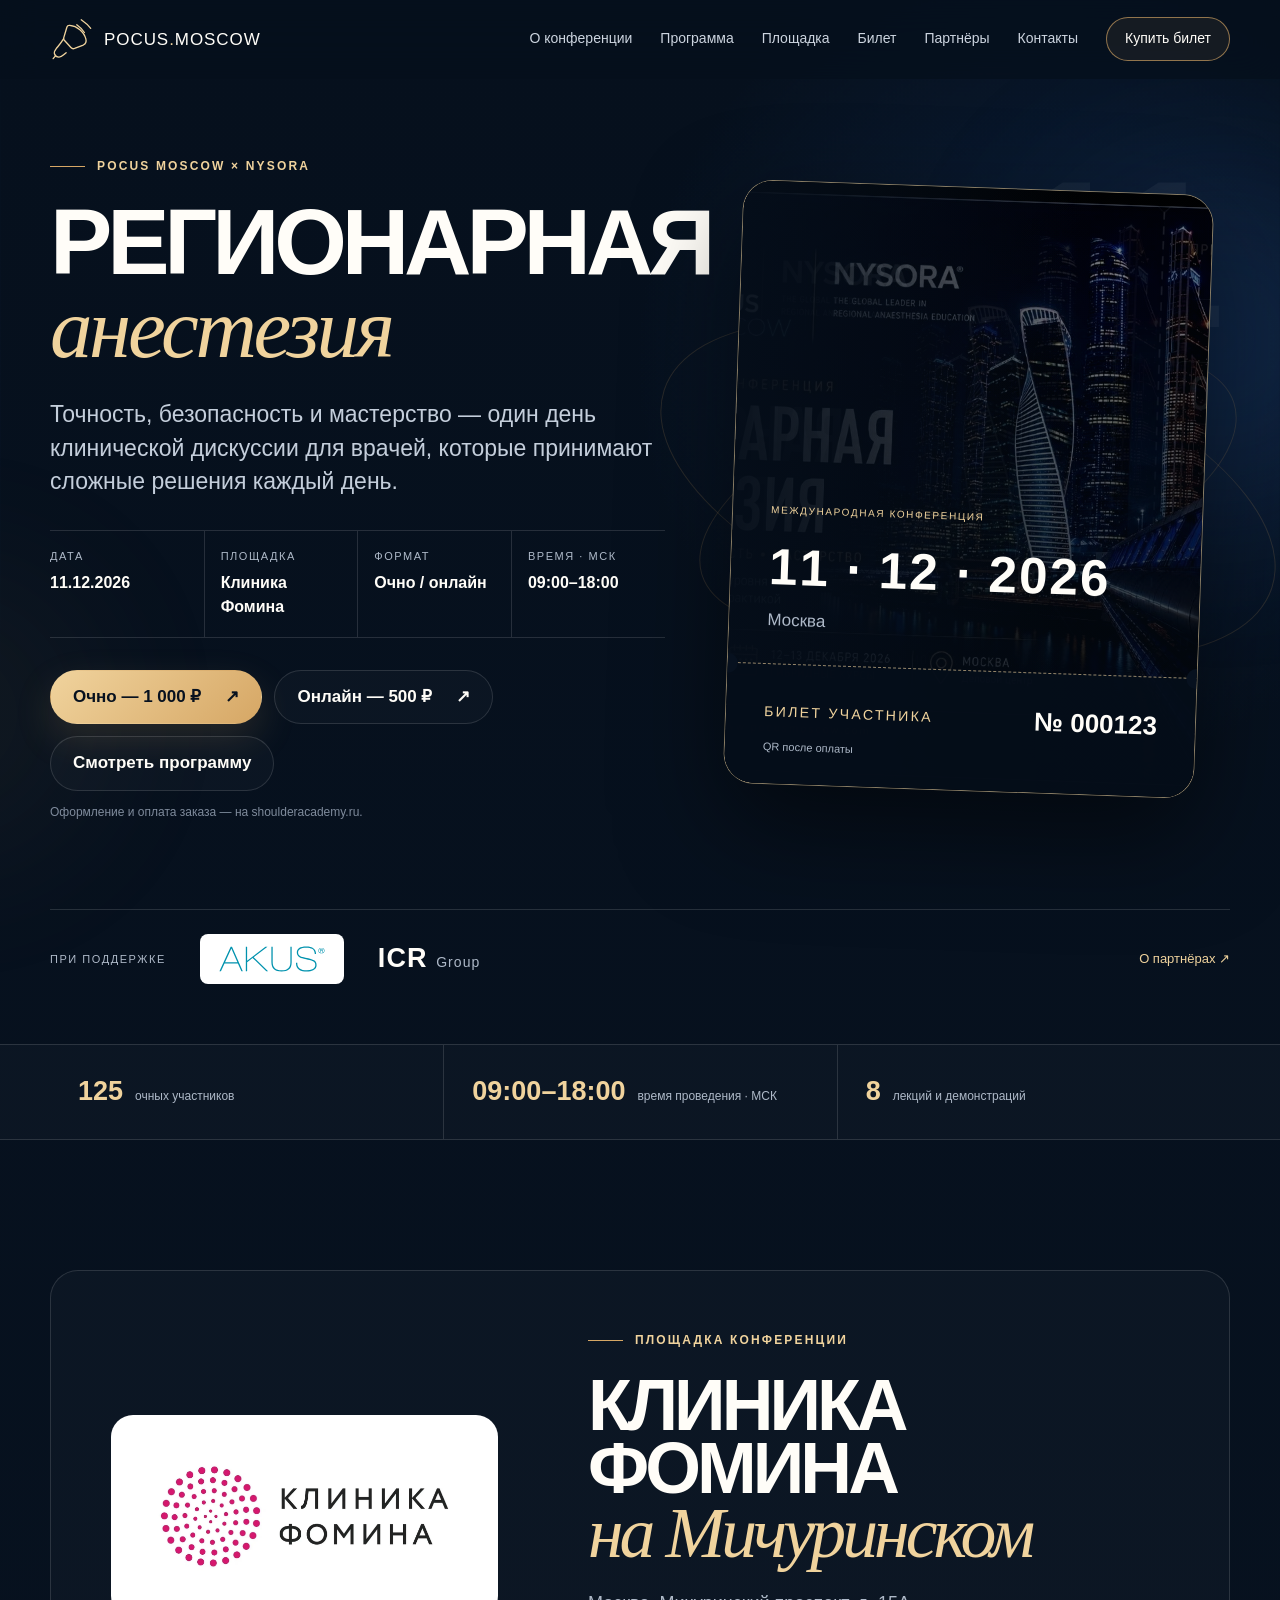
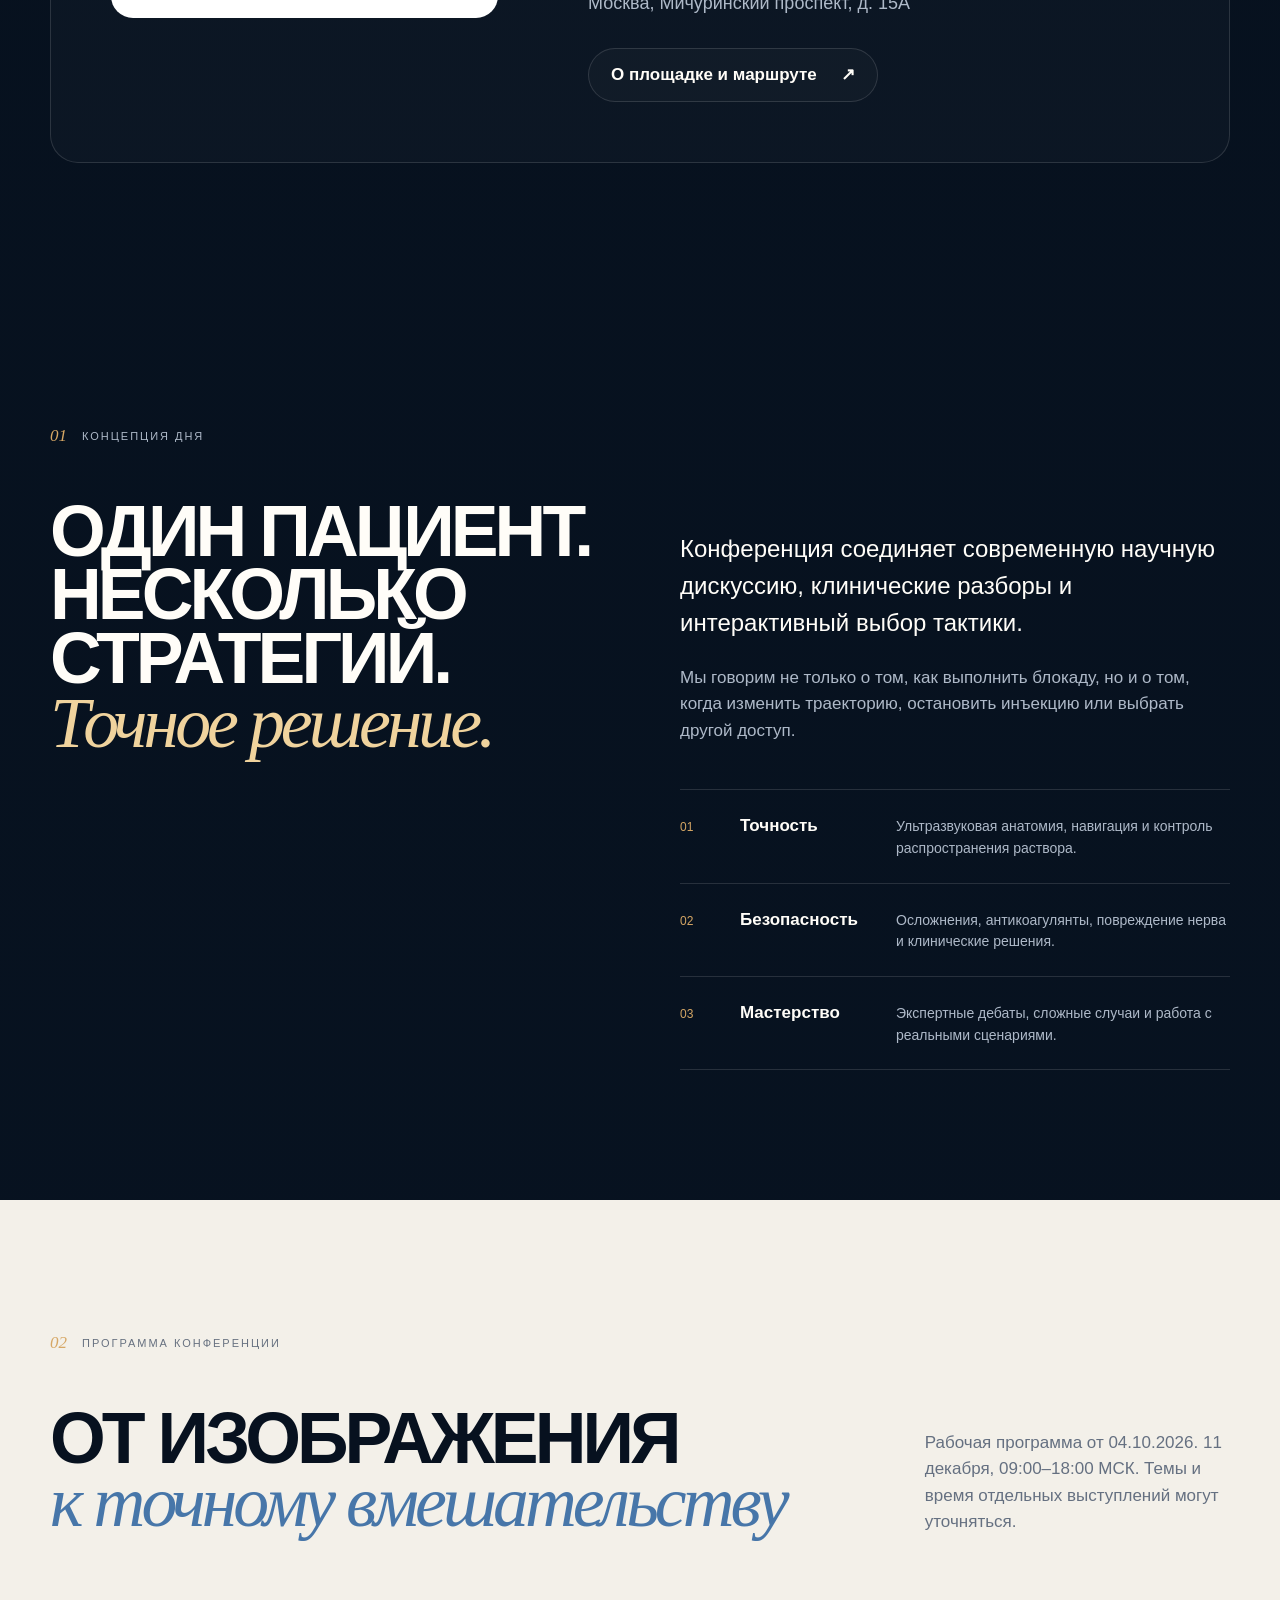
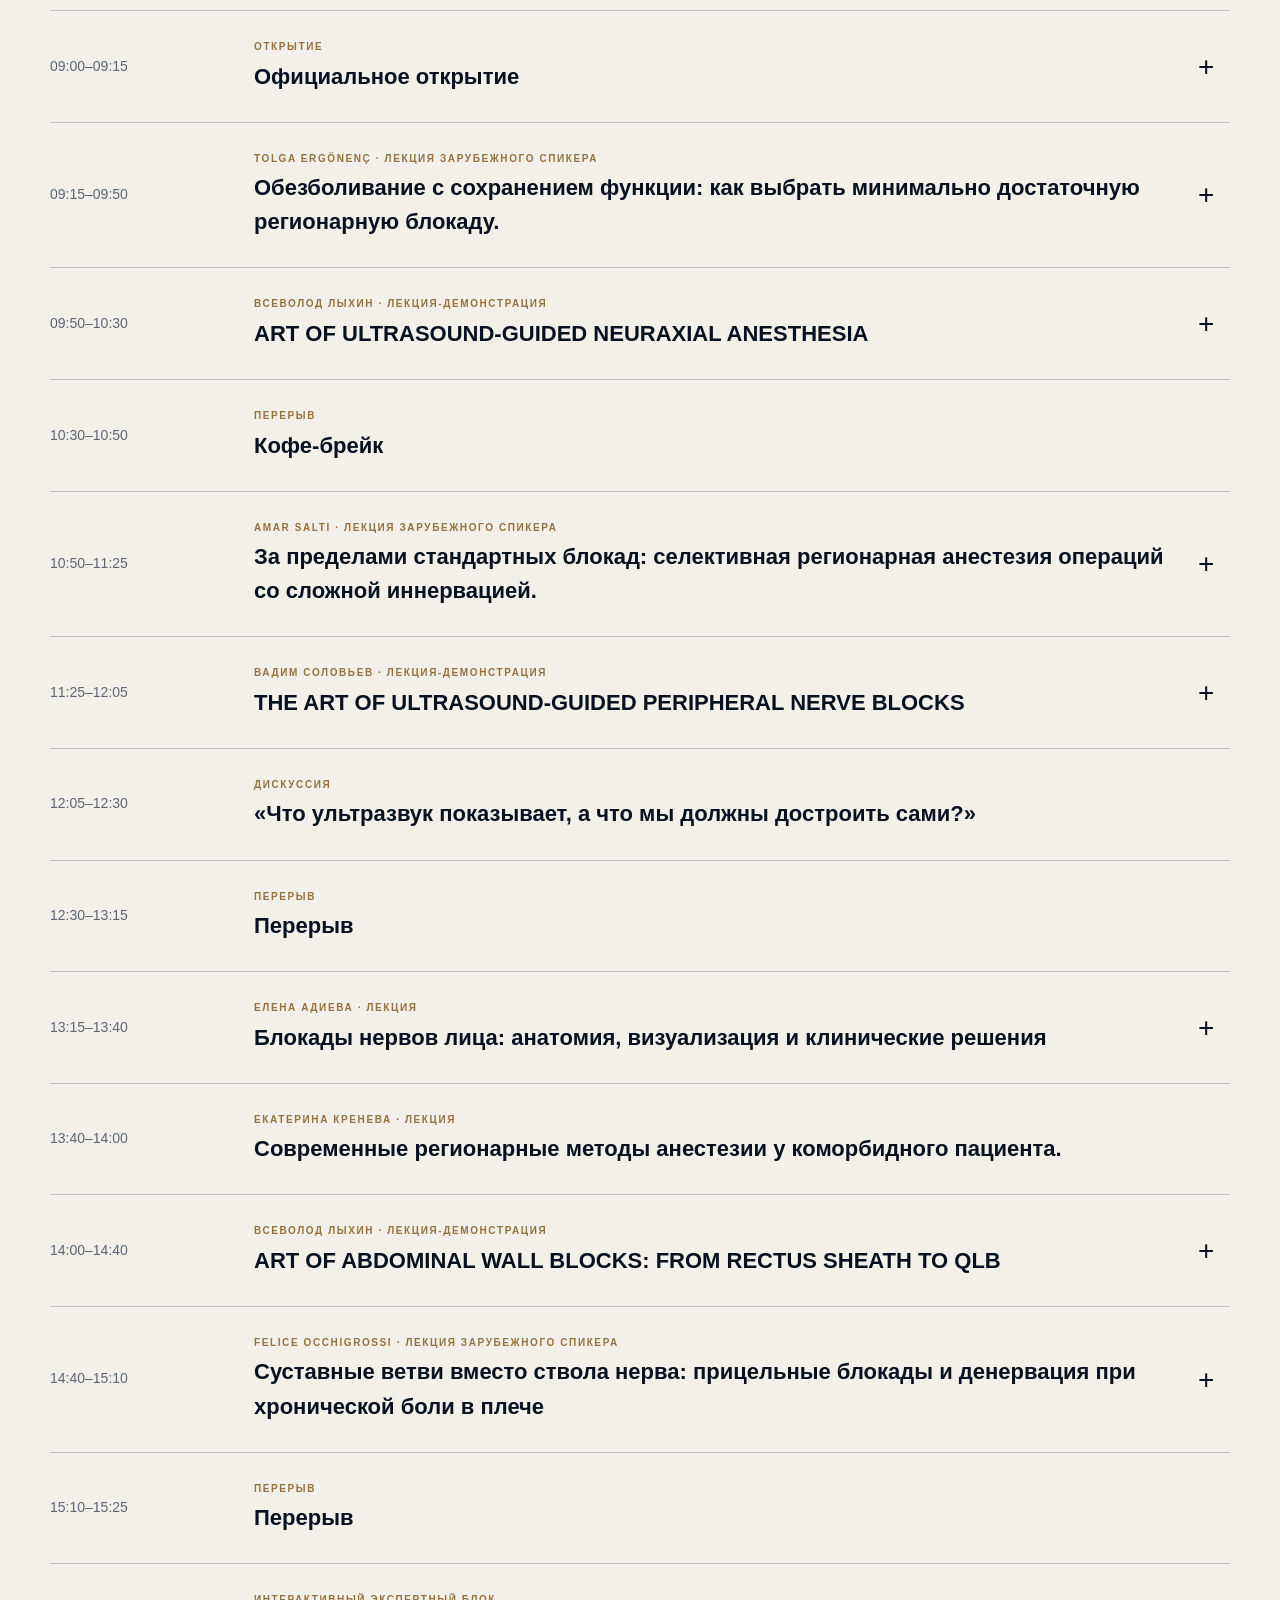
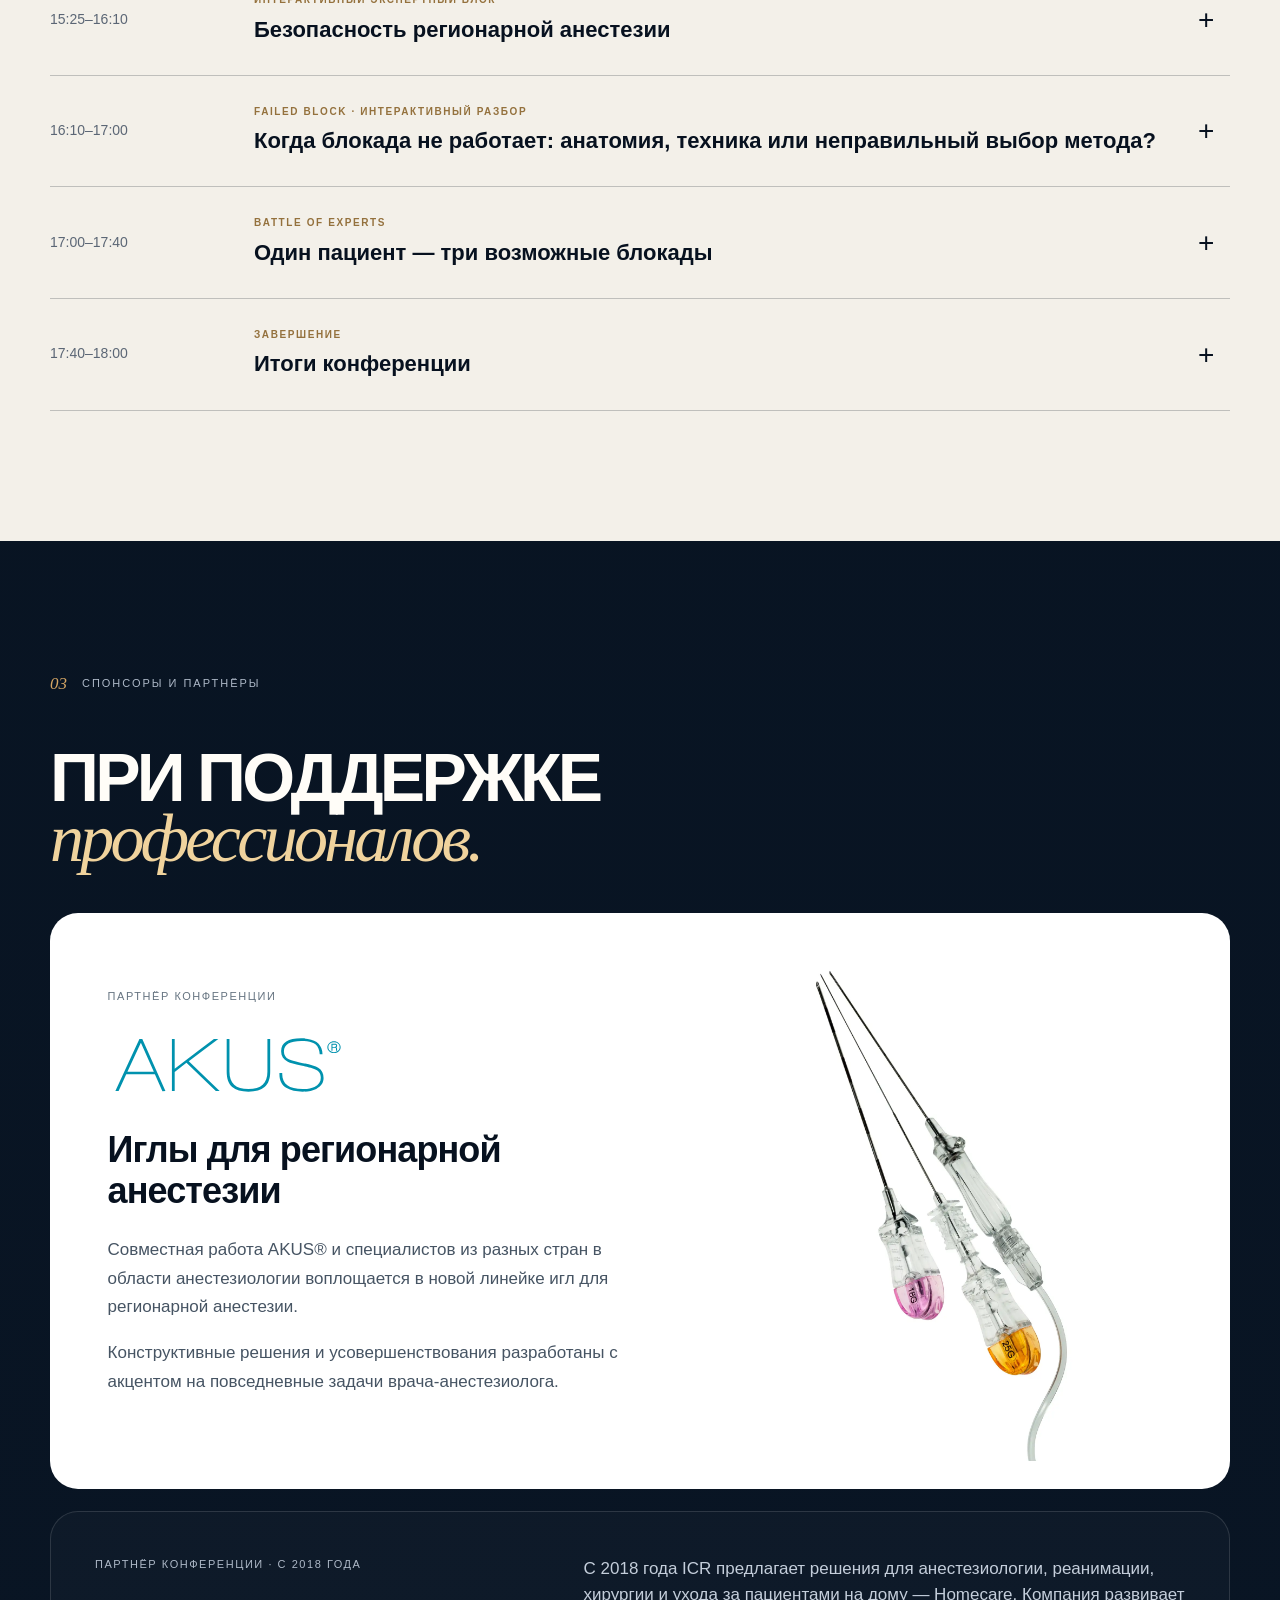
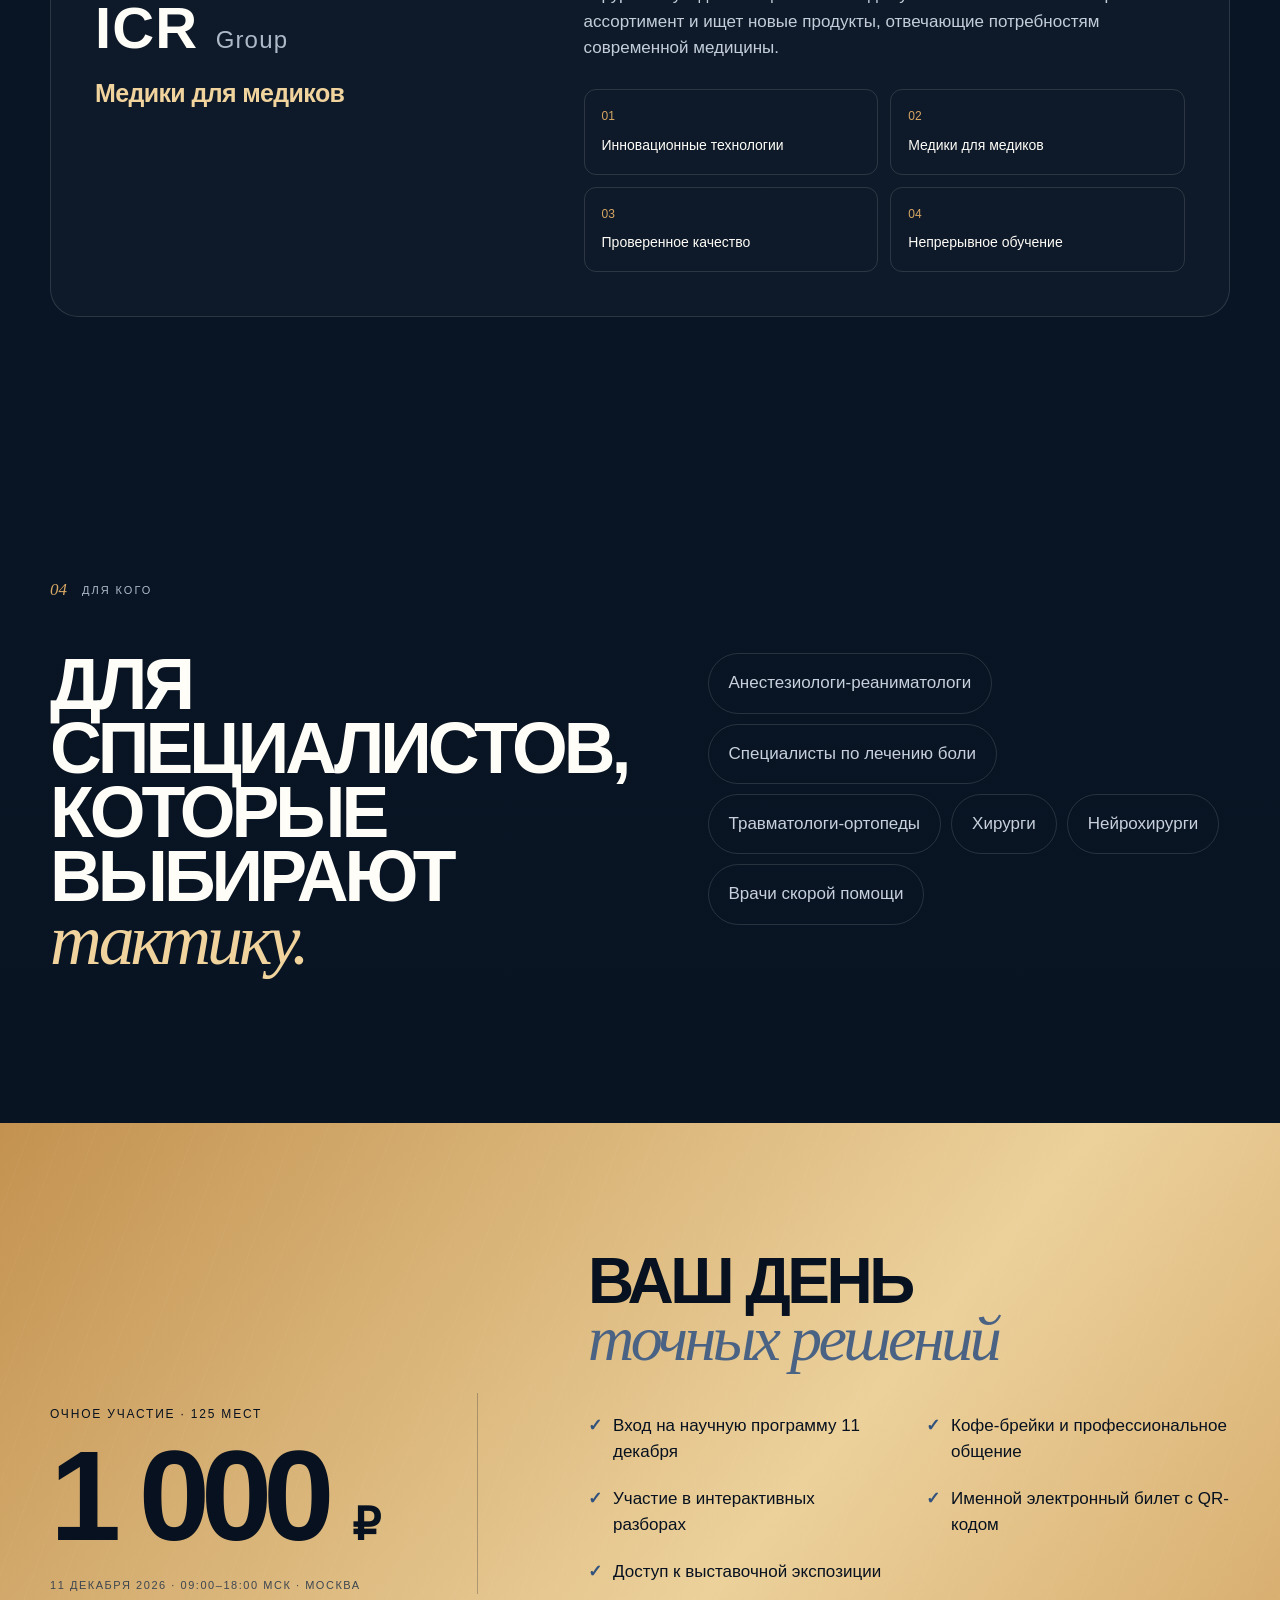
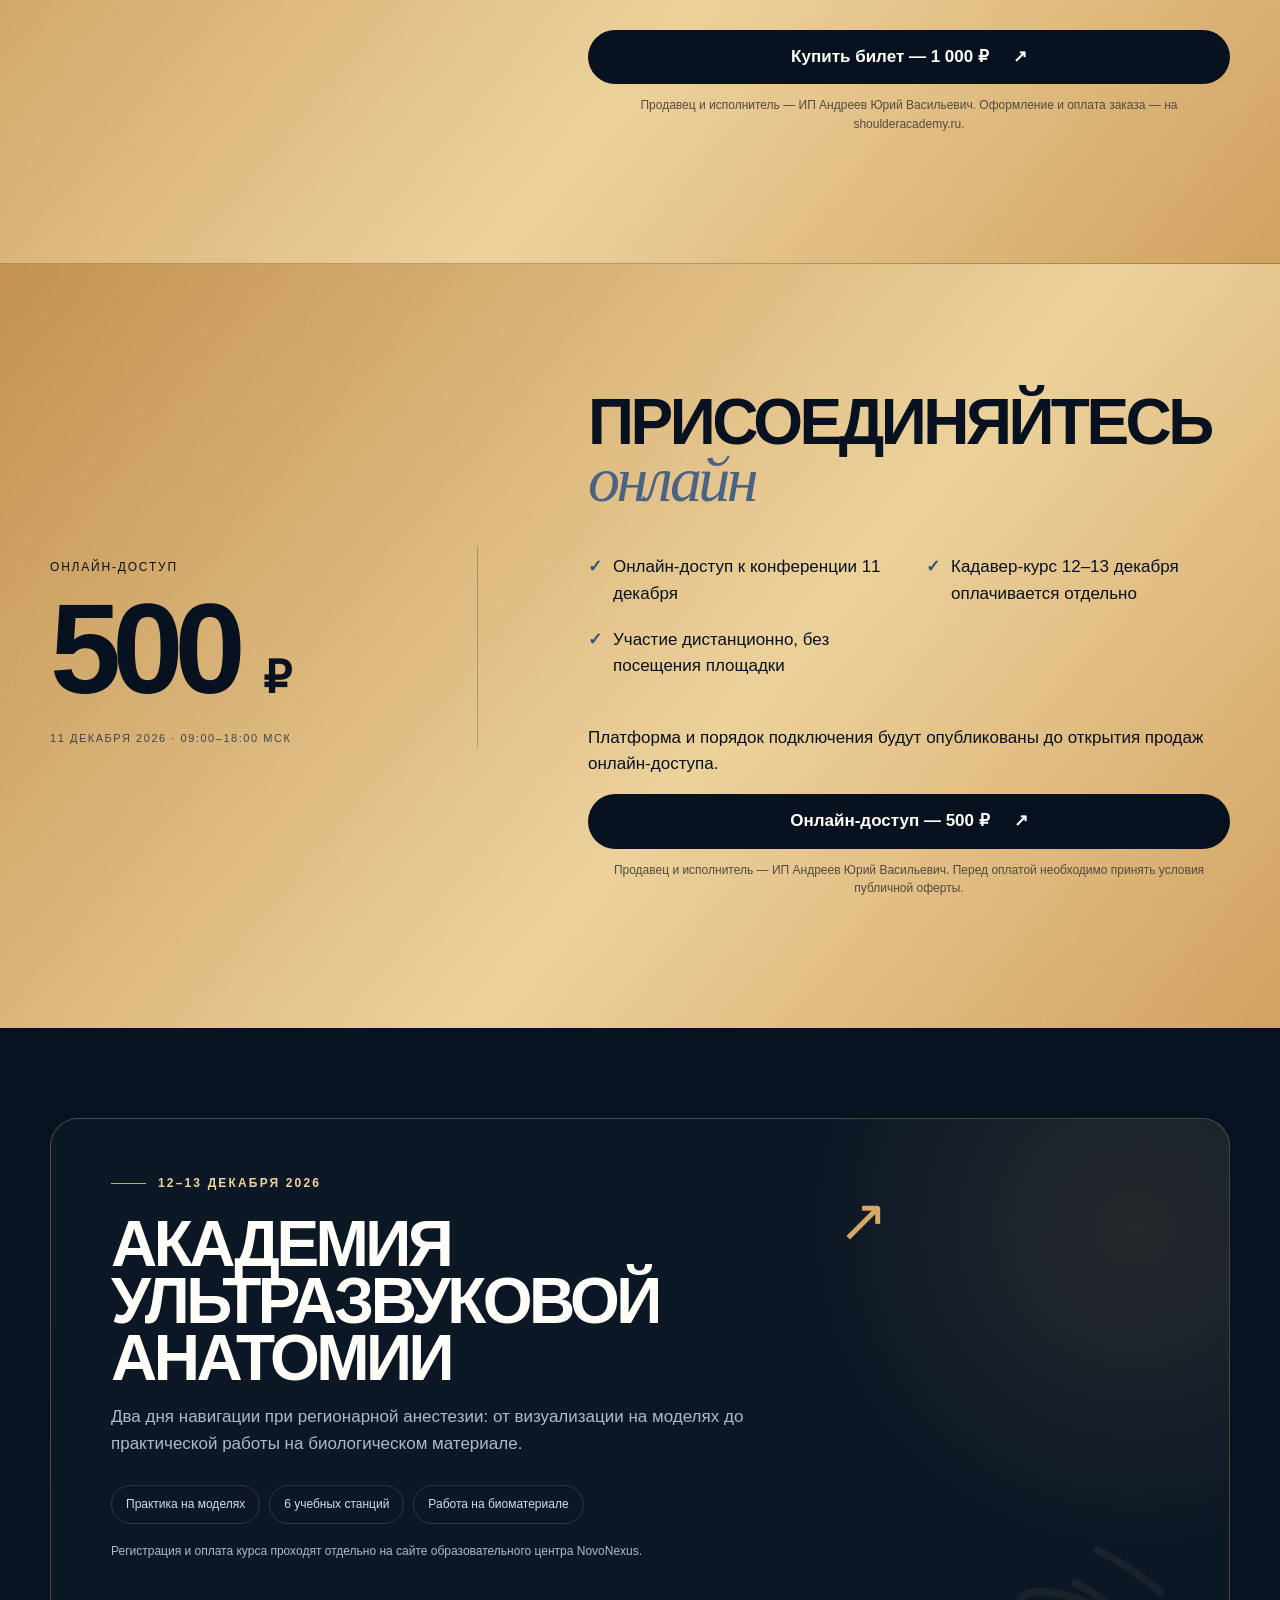
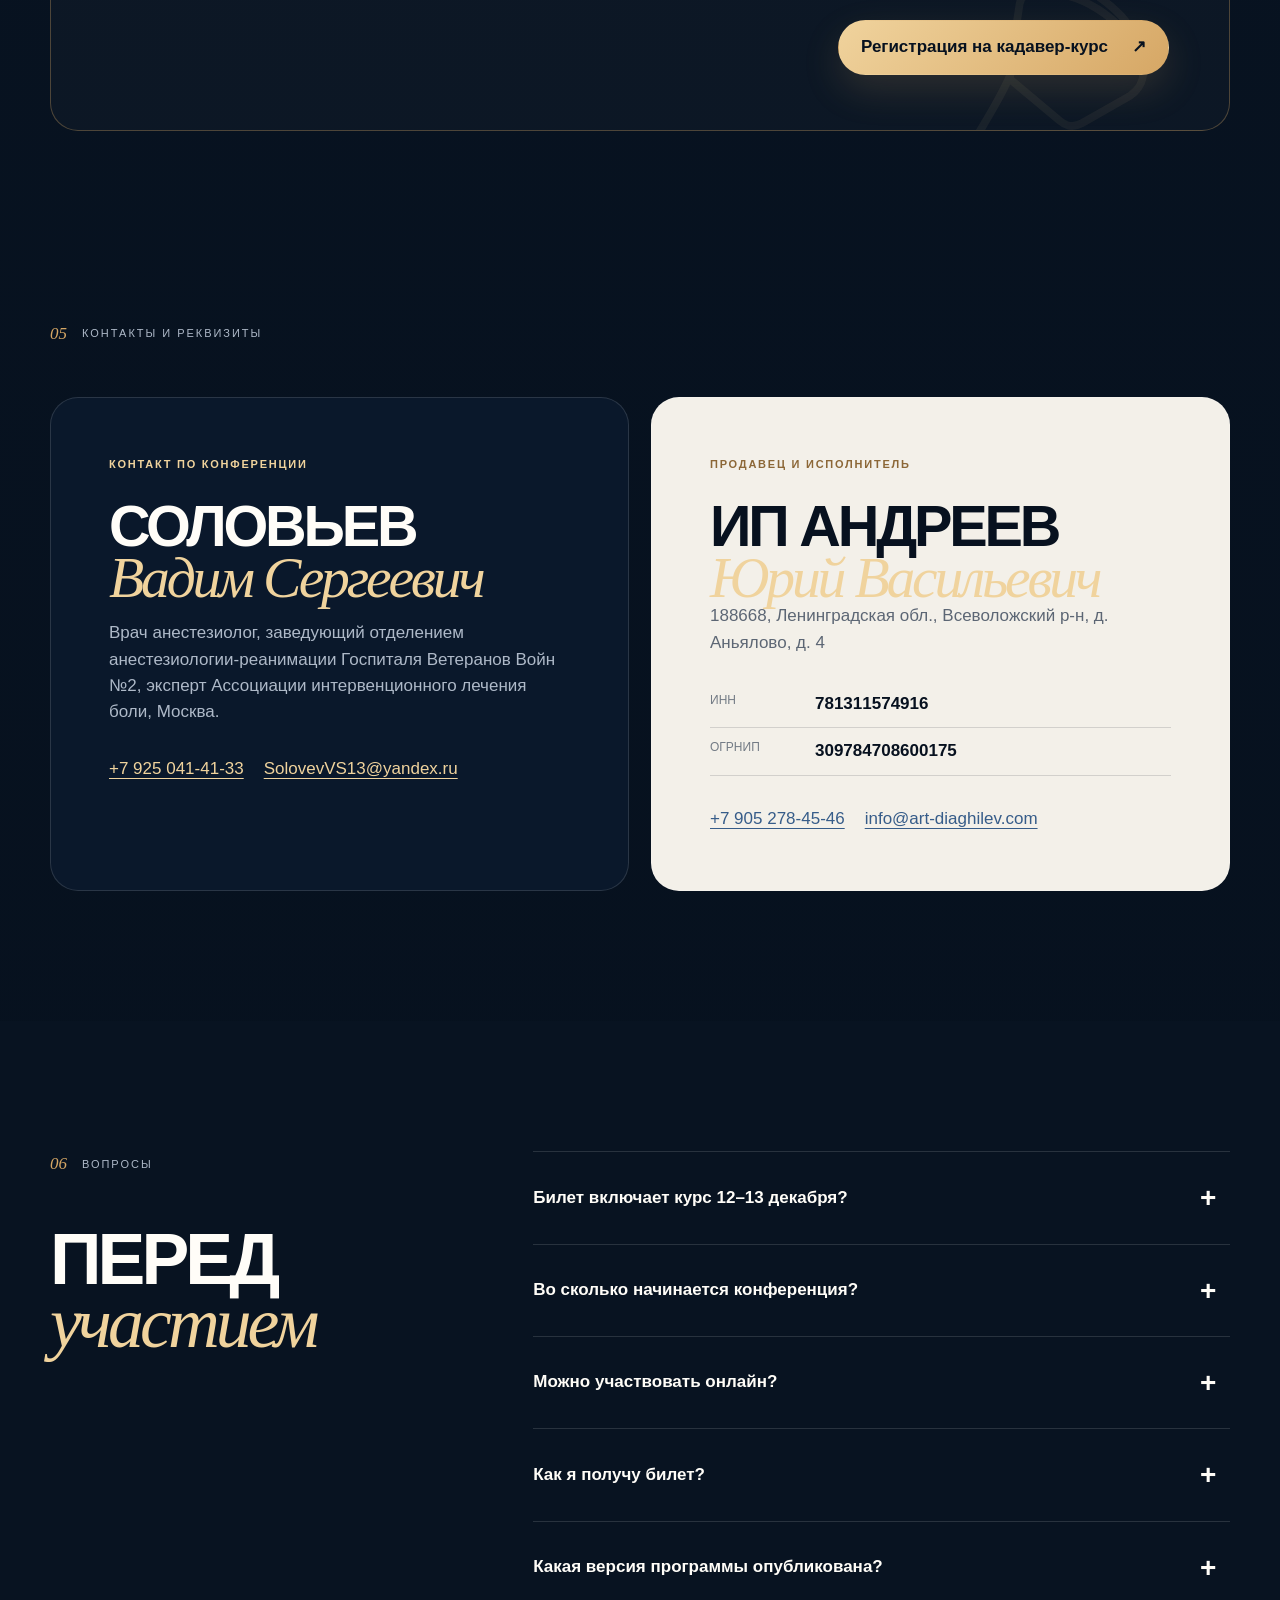
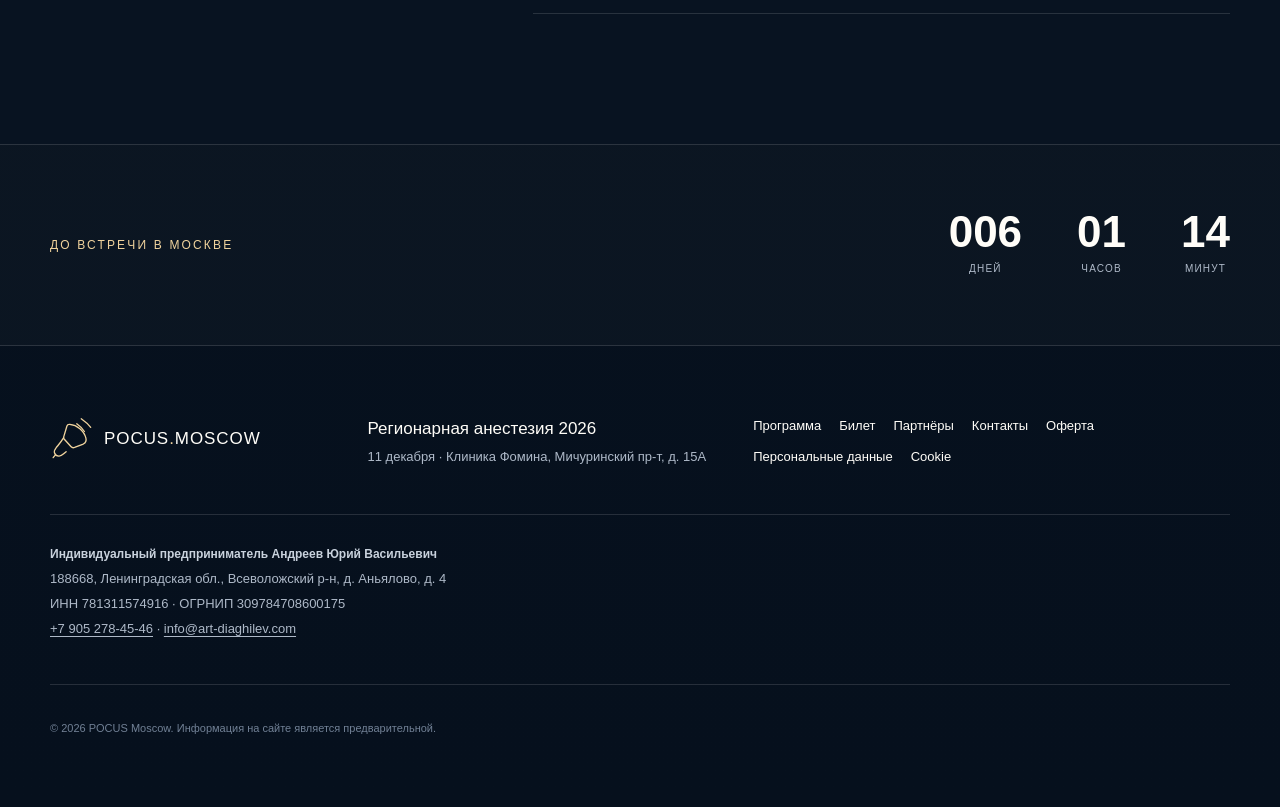
<file: index.html>
<!doctype html>
<html lang="ru">
<head>
  <meta charset="utf-8">
  <meta name="viewport" content="width=device-width, initial-scale=1">
  <meta name="theme-color" content="#07111f">
  <meta name="description" content="Международная научно-практическая конференция по регионарной анестезии. Москва, 11 декабря 2026 года.">
  <meta property="og:type" content="website">
  <meta property="og:locale" content="ru_RU">
  <meta property="og:title" content="Регионарная анестезия 2026 — POCUS Moscow × NYSORA">
  <meta property="og:description" content="Точность. Безопасность. Мастерство. Конференция для врачей, которые работают с регионарной анестезией и лечением боли.">
  <meta property="og:url" content="https://pocusmoscow.events/">
  <meta property="og:image" content="https://pocusmoscow.events/assets/event-ticket.jpg">
  <title>Регионарная анестезия 2026 — POCUS Moscow × NYSORA</title>
  <link rel="canonical" href="https://pocusmoscow.events/">
  <link rel="icon" type="image/svg+xml" href="assets/pocus-mark.svg">
  <script>document.documentElement.classList.add('js');</script>
  <link rel="stylesheet" href="styles.css?v=partners-20261022">
  <script type="application/ld+json">
  {
    "@context": "https://schema.org",
    "@type": "Event",
    "name": "Регионарная анестезия 2026: точность, безопасность, мастерство",
    "startDate": "2026-12-11T09:00:00+03:00",
    "endDate": "2026-12-11T18:00:00+03:00",
    "eventAttendanceMode": "https://schema.org/MixedEventAttendanceMode",
    "eventStatus": "https://schema.org/EventScheduled",
    "location": {"@type": "Place", "name": "Клиника Фомина на Мичуринском проспекте", "address": {"@type": "PostalAddress", "streetAddress": "Мичуринский проспект, д. 15А", "addressLocality": "Москва", "addressCountry": "RU"}},
    "maximumPhysicalAttendeeCapacity": 125,
    "offers": [{"@type": "Offer", "name": "Очное участие", "price": "1000", "priceCurrency": "RUB", "url": "https://pocusmoscow.events/#ticket"}, {"@type": "Offer", "name": "Онлайн-доступ", "price": "500", "priceCurrency": "RUB", "url": "https://pocusmoscow.events/#online-ticket"}]
  }
  </script>
</head>
<body>
  <a class="skip-link" href="#main">Перейти к содержанию</a>
  <div class="ambient ambient-one" aria-hidden="true"></div>
  <div class="ambient ambient-two" aria-hidden="true"></div>

  <header class="site-header" id="top">
    <div class="shell nav-wrap">
      <a class="brand" href="#top" aria-label="POCUS Moscow — на главную">
        <span class="brand-mark" aria-hidden="true">
          <img src="assets/pocus-mark.svg" alt="">
        </span>
        <span class="brand-wordmark"><strong>POCUS<span>.</span>MOSCOW</strong></span>
      </a>

      <button class="menu-button" type="button" aria-expanded="false" aria-controls="main-nav">
        <span></span><span></span><span></span><span class="sr-only">Открыть меню</span>
      </button>

      <nav class="main-nav" id="main-nav" aria-label="Основная навигация">
        <a href="#about">О конференции</a>
        <a href="#program">Программа</a>
        <a href="#venue">Площадка</a>
        <a href="#ticket">Билет</a>
        <a href="#partners">Партнёры</a>
        <a href="#contacts">Контакты</a>
        <button class="nav-cta js-open-ticket" type="button">Купить билет</button>
      </nav>
    </div>
  </header>

  <main id="main">
    <section class="hero shell">
      <div class="hero-copy reveal">
        <p class="eyebrow"><span></span> POCUS MOSCOW × NYSORA</p>
        <p class="hero-date-mobile">11 декабря 2026 · Москва</p>
        <h1>Регионарная<br><em>анестезия</em></h1>
        <p class="hero-lead">Точность, безопасность и мастерство — один день клинической дискуссии для врачей, которые принимают сложные решения каждый день.</p>

        <div class="hero-meta" aria-label="Основные сведения">
          <div><span>Дата</span><strong>11.12.2026</strong></div>
          <div><span>Площадка</span><strong>Клиника Фомина</strong></div>
          <div><span>Формат</span><strong>Очно / онлайн</strong></div>
          <div><span>Время · МСК</span><strong>09:00–18:00</strong></div>
        </div>

        <div class="hero-actions">
          <button class="button button-primary js-open-ticket" type="button">Очно — 1 000 ₽ <span>↗</span></button>
          <button class="button button-ghost js-open-ticket" data-ticket-type="online" type="button">Онлайн — 500 ₽ <span>↗</span></button>
          <a class="button button-ghost" href="#program">Смотреть программу</a>
        </div>
        <p class="micro-note">Оформление и оплата заказа — на shoulderacademy.ru.</p>
      </div>

      <div class="hero-art reveal" aria-label="Пригласительный билет конференции">
        <div class="date-monument" aria-hidden="true">
          <span>11</span>
          <span>DEC</span>
        </div>
        <div class="ticket-card">
          <div class="ticket-image" role="img" aria-label="Ночная Москва — визуальный образ конференции"></div>
          <video class="ticket-video" muted loop playsinline preload="metadata" poster="assets/event-ticket.jpg" aria-hidden="true" tabindex="-1">
            <source src="assets/moscow-tower-glow.mp4" type="video/mp4">
          </video>
          <div class="ticket-overlay">
            <p>Международная конференция</p>
            <strong>11 · 12 · 2026</strong>
            <span>Москва</span>
          </div>
          <div class="ticket-stub">
            <small>БИЛЕТ УЧАСТНИКА</small>
            <b>№ 000123</b>
            <span>QR после оплаты</span>
          </div>
        </div>
        <div class="orbit orbit-a" aria-hidden="true"></div>
        <div class="orbit orbit-b" aria-hidden="true"></div>
      </div>
    </section>

    <aside class="supporters-strip shell" aria-label="Партнёры конференции">
      <span>При поддержке</span>
      <a href="#partners" class="supporter-logo" aria-label="AKUS — о партнёре"><img src="assets/akus-logo.svg" width="261" height="74" alt="AKUS®"></a>
      <a href="#icr" class="supporter-icr">ICR <small>Group</small></a>
      <a href="#partners" class="supporters-more">О партнёрах <span aria-hidden="true">↗</span></a>
    </aside>

    <section class="signal-bar" aria-label="Параметры конференции">
      <div class="shell signal-grid">
        <div><strong>125</strong><span>очных участников</span></div>
        <div><strong>09:00–18:00</strong><span>время проведения · МСК</span></div>
        <div><strong>8</strong><span>лекций и демонстраций</span></div>
      </div>
    </section>

    <section class="section shell venue-section" id="venue">
      <div class="venue-card reveal">
        <div class="venue-logo-wrap">
          <img src="assets/fomin-clinic-logo.webp" alt="Клиника Фомина">
        </div>
        <div class="venue-copy">
          <p class="eyebrow"><span></span> Площадка конференции</p>
          <h2>Клиника Фомина<br><em>на Мичуринском</em></h2>
          <p>Москва, Мичуринский проспект, д. 15А</p>
          <a class="button button-ghost" href="https://fomin-clinic.ru/contacts/gospital-na-michurinskom-15-a/" target="_blank" rel="noopener noreferrer">О площадке и маршруте <span>↗</span></a>
        </div>
      </div>
    </section>

    <section class="section shell" id="about">
      <div class="section-kicker reveal"><span>01</span><p>Концепция дня</p></div>
      <div class="about-grid">
        <div class="reveal">
          <h2>Один пациент.<br>Несколько стратегий.<br><em>Точное решение.</em></h2>
        </div>
        <div class="about-copy reveal">
          <p class="lead-copy">Конференция соединяет современную научную дискуссию, клинические разборы и интерактивный выбор тактики.</p>
          <p>Мы говорим не только о том, как выполнить блокаду, но и о том, когда изменить траекторию, остановить инъекцию или выбрать другой доступ.</p>
          <div class="principles">
            <div><span>01</span><strong>Точность</strong><p>Ультразвуковая анатомия, навигация и контроль распространения раствора.</p></div>
            <div><span>02</span><strong>Безопасность</strong><p>Осложнения, антикоагулянты, повреждение нерва и клинические решения.</p></div>
            <div><span>03</span><strong>Мастерство</strong><p>Экспертные дебаты, сложные случаи и работа с реальными сценариями.</p></div>
          </div>
        </div>
      </div>
    </section>

    <section class="section program-section" id="program">
      <div class="shell">
        <div class="section-kicker reveal"><span>02</span><p>Программа конференции</p></div>
        <div class="section-heading reveal">
          <div><h2>От изображения<br><em>к точному вмешательству</em></h2></div>
          <p>Рабочая программа от 04.10.2026. 11 декабря, 09:00–18:00 МСК. Темы и время отдельных выступлений могут уточняться.</p>
        </div>

        <div class="agenda reveal">
          <details>
            <summary><time>09:00–09:15</time><span><small>Открытие</small>Официальное открытие</span><i aria-hidden="true">+</i></summary>
            <div class="agenda-body"><p>Начало конференции.</p></div>
          </details>
          <details>
            <summary><time>09:15–09:50</time><span><small>Tolga Ergönenç · Лекция зарубежного спикера</small>Обезболивание с сохранением функции: как выбрать минимально достаточную регионарную блокаду.</span><i aria-hidden="true">+</i></summary>
            <div class="agenda-body"><p>Function-Preserving Regional Analgesia: Choosing the Minimum Effective Block.</p></div>
          </details>
          <details>
            <summary><time>09:50–10:30</time><span><small>Всеволод Лыхин · Лекция-демонстрация</small>ART OF ULTRASOUND-GUIDED NEURAXIAL ANESTHESIA</span><i aria-hidden="true">+</i></summary>
            <div class="agenda-body"><p>Анатомия нейроаксиальных доступов, переход от трёхмерных анатомических взаимоотношений к ультразвуковому изображению, выбор позиции датчика и интерпретация ключевых ориентиров.</p></div>
          </details>
          <div class="agenda-static"><time>10:30–10:50</time><span><small>Перерыв</small>Кофе-брейк</span></div>
          <details>
            <summary><time>10:50–11:25</time><span><small>Amar Salti · Лекция зарубежного спикера</small>За пределами стандартных блокад: селективная регионарная анестезия операций со сложной иннервацией.</span><i aria-hidden="true">+</i></summary>
            <div class="agenda-body"><p>Beyond Standard Blocks: Selective Regional Anesthesia for Surgery with Complex Innervation.</p></div>
          </details>
          <details>
            <summary><time>11:25–12:05</time><span><small>Вадим Соловьев · Лекция-демонстрация</small>THE ART OF ULTRASOUND-GUIDED PERIPHERAL NERVE BLOCKS</span><i aria-hidden="true">+</i></summary>
            <div class="agenda-body"><p>Анатомия периферических нервов, фасциальные пространства, анатомические варианты и связь между изображением на экране и траекторией иглы.</p></div>
          </details>
          <div class="agenda-static"><time>12:05–12:30</time><span><small>Дискуссия</small>«Что ультразвук показывает, а что мы должны достроить сами?»</span></div>
          <div class="agenda-static"><time>12:30–13:15</time><span><small>Перерыв</small>Перерыв</span></div>
          <details>
            <summary><time>13:15–13:40</time><span><small>Елена Адиева · Лекция</small>Блокады нервов лица: анатомия, визуализация и клинические решения</span><i aria-hidden="true">+</i></summary>
            <div class="agenda-body"><p>Акцент на сложной поверхностной анатомии лица, визуализации нервных ветвей, выборе доступа, распространении раствора и типичных ошибках.</p></div>
          </details>
          <div class="agenda-static"><time>13:40–14:00</time><span><small>Екатерина Кренева · Лекция</small>Современные регионарные методы анестезии у коморбидного пациента.</span></div>
          <details>
            <summary><time>14:00–14:40</time><span><small>Всеволод Лыхин · Лекция-демонстрация</small>ART OF ABDOMINAL WALL BLOCKS: FROM RECTUS SHEATH TO QLB</span><i aria-hidden="true">+</i></summary>
            <div class="agenda-body"><p>Основные акценты: анатомия передней и латеральной брюшной стенки; фасциальные пространства и пути распространения раствора; сопоставление хирургической зоны с выбором блокады; ультразвуковая визуализация от Rectus Sheath Block до QLB; различия между анатомической схемой и реальным ультразвуковым изображением; практические ориентиры, глубина и безопасная траектория иглы; причины неудач и неправильного распространения раствора.</p></div>
          </details>
          <details>
            <summary><time>14:40–15:10</time><span><small>Felice Occhigrossi · Лекция зарубежного спикера</small>Суставные ветви вместо ствола нерва: прицельные блокады и денервация при хронической боли в плече</span><i aria-hidden="true">+</i></summary>
            <div class="agenda-body"><p>Articular Branches Instead of the Nerve Trunk: Targeted Blocks and Denervation for Chronic Shoulder Pain</p></div>
          </details>
          <div class="agenda-static"><time>15:10–15:25</time><span><small>Перерыв</small>Перерыв</span></div>
          <details>
            <summary><time>15:25–16:10</time><span><small>Интерактивный экспертный блок</small>Безопасность регионарной анестезии</span><i aria-hidden="true">+</i></summary>
            <div class="agenda-body"><p>Повреждение нерва: техника, давление, инъекция или анатомия; LAST: готовы ли мы к осложнению вне операционной; регионарная анестезия и антикоагулянты; клинический разбор осложнения; обсуждение решений вместе с аудиторией.</p></div>
          </details>
          <details>
            <summary><time>16:10–17:00</time><span><small>FAILED BLOCK · Интерактивный разбор</small>Когда блокада не работает: анатомия, техника или неправильный выбор метода?</span><i aria-hidden="true">+</i></summary>
            <div class="agenda-body"><p>Что действительно видно на экране УЗИ; почему раствор распространяется не так, как ожидалось; гидродиссекция и фасциальные плоскости; разбор видеозаписей; алгоритм действий после неудачной блокады.</p></div>
          </details>
          <details>
            <summary><time>17:00–17:40</time><span><small>BATTLE OF EXPERTS</small>Один пациент — три возможные блокады</span><i aria-hidden="true">+</i></summary>
            <div class="agenda-body"><p>Эксперты предлагают собственную стратегию: какую блокаду выбрать; какие структуры искать; как расположить датчик; куда направить иглу; какие риски учитывать; что делать при неудаче.</p></div>
          </details>
          <details>
            <summary><time>17:40–18:00</time><span><small>Завершение</small>Итоги конференции</span><i aria-hidden="true">+</i></summary>
            <div class="agenda-body"><p>Ключевые выводы дня, вопросы аудитории и организационный брифинг.</p></div>
          </details>
        </div>
      </div>
    </section>

    <section class="section shell partners-section" id="partners" aria-labelledby="partners-heading">
      <div class="section-kicker"><span>03</span><p>Спонсоры и партнёры</p></div>
      <h2 id="partners-heading">При поддержке<br><em>профессионалов.</em></h2>
      <article class="akus-card" aria-labelledby="akus-heading">
        <div class="akus-copy">
          <p class="partner-label">Партнёр конференции</p>
          <img class="akus-brand" src="assets/akus-logo.svg" width="261" height="74" alt="AKUS®" loading="lazy">
          <h3 id="akus-heading">Иглы для регионарной анестезии</h3>
          <p>Совместная работа AKUS® и специалистов из разных стран в области анестезиологии воплощается в новой линейке игл для регионарной анестезии.</p>
          <p>Конструктивные решения и усовершенствования разработаны с акцентом на повседневные задачи врача-анестезиолога.</p>
        </div>
        <div class="akus-product"><img src="assets/akus-needles.webp" width="1290" height="1920" loading="lazy" decoding="async" alt="Иглы AKUS для регионарной анестезии"></div>
      </article>
      <article class="icr-card" id="icr" aria-labelledby="icr-heading">
        <div class="icr-intro">
          <p class="partner-label">Партнёр конференции · С 2018 года</p>
          <p class="icr-name">ICR <span>Group</span></p>
          <h3 id="icr-heading">Медики для медиков</h3>
        </div>
        <div class="icr-copy">
          <p>С 2018 года ICR предлагает решения для анестезиологии, реанимации, хирургии и ухода за пациентами на дому — Homecare. Компания развивает ассортимент и ищет новые продукты, отвечающие потребностям современной медицины.</p>
          <ul class="icr-principles" aria-label="Принципы ICR Group">
            <li><span>01</span>Инновационные технологии</li>
            <li><span>02</span>Медики для медиков</li>
            <li><span>03</span>Проверенное качество</li>
            <li><span>04</span>Непрерывное обучение</li>
          </ul>
        </div>
      </article>
    </section>

    <section class="section shell audience-section" id="audience">
      <div class="section-kicker reveal"><span>04</span><p>Для кого</p></div>
      <div class="audience-grid">
        <div class="reveal"><h2>Для специалистов,<br>которые выбирают<br><em>тактику.</em></h2></div>
        <div class="roles reveal">
          <span>Анестезиологи-реаниматологи</span>
          <span>Специалисты по лечению боли</span>
          <span>Травматологи-ортопеды</span>
          <span>Хирурги</span>
          <span>Нейрохирурги</span>
          <span>Врачи скорой помощи</span>
        </div>
      </div>
    </section>

    <section class="section ticket-section" id="ticket">
      <div class="shell ticket-grid">
        <div class="ticket-price reveal">
          <p>Очное участие · 125 мест</p>
          <strong>1 000 <small>₽</small></strong>
          <span>11 декабря 2026 · 09:00–18:00 МСК · Москва</span>
        </div>
        <div class="ticket-details reveal">
          <h2>Ваш день<br><em>точных решений</em></h2>
          <ul>
            <li>Вход на научную программу 11 декабря</li>
            <li>Участие в интерактивных разборах</li>
            <li>Доступ к выставочной экспозиции</li>
            <li>Кофе-брейки и профессиональное общение</li>
            <li>Именной электронный билет с QR-кодом</li>
          </ul>
          <button class="button button-primary button-wide js-open-ticket" type="button">Купить билет — 1 000 ₽ <span>↗</span></button>
          <p class="micro-note">Продавец и исполнитель — ИП Андреев Юрий Васильевич. Оформление и оплата заказа — на shoulderacademy.ru.</p>
        </div>
      </div>
    </section>

    <section class="section ticket-section online-ticket-section" id="online-ticket">
      <div class="shell ticket-grid">
        <div class="ticket-price reveal">
          <p>Онлайн-доступ</p>
          <strong>500 <small>₽</small></strong>
          <span>11 декабря 2026 · 09:00–18:00 МСК</span>
        </div>
        <div class="ticket-details reveal">
          <h2>Присоединяйтесь<br><em>онлайн</em></h2>
          <ul>
            <li>Онлайн-доступ к конференции 11 декабря</li>
            <li>Участие дистанционно, без посещения площадки</li>
            <li>Кадавер-курс 12–13 декабря оплачивается отдельно</li>
          </ul>
          <p>Платформа и порядок подключения будут опубликованы до открытия продаж онлайн-доступа.</p>
          <button class="button button-primary button-wide js-open-ticket" data-ticket-type="online" type="button">Онлайн-доступ — 500 ₽ <span>↗</span></button>
          <p class="micro-note">Продавец и исполнитель — ИП Андреев Юрий Васильевич. Перед оплатой необходимо принять условия публичной оферты.</p>
        </div>
      </div>
    </section>

    <section class="section shell continuation-section" id="cadaver-course">
      <div class="continuation reveal">
        <img class="course-brand-watermark" src="assets/pocus-mark.svg" alt="" aria-hidden="true">
        <div>
          <p class="eyebrow"><span></span> 12–13 декабря 2026</p>
          <h2><span>Академия</span><span>ультразвуковой</span><span>анатомии</span></h2>
          <p>Два дня навигации при регионарной анестезии: от визуализации на моделях до практической работы на биологическом материале.</p>
          <ul class="course-facts" aria-label="Формат кадавер-курса">
            <li>Практика на моделях</li>
            <li>6 учебных станций</li>
            <li>Работа на биоматериале</li>
          </ul>
          <p class="course-source">Регистрация и оплата курса проходят отдельно на сайте образовательного центра NovoNexus.</p>
        </div>
        <div class="course-arrow" aria-hidden="true">↗</div>
        <a class="button button-primary course-register" href="https://novonexus.ru/dissection/92158/" target="_blank" rel="noopener noreferrer">Регистрация на кадавер-курс <span>↗</span></a>
      </div>
    </section>

    <section class="section shell contacts-section" id="contacts">
      <div class="section-kicker reveal"><span>05</span><p>Контакты и реквизиты</p></div>
      <div class="contacts-grid">
        <article class="contact-card reveal">
          <p class="contact-label">Контакт по конференции</p>
          <h2>Соловьев<br><em>Вадим Сергеевич</em></h2>
          <p>Врач анестезиолог, заведующий отделением анестезиологии-реанимации Госпиталя Ветеранов Войн №2, эксперт Ассоциации интервенционного лечения боли, Москва.</p>
          <div class="contact-links">
            <a href="tel:+79250414133">+7 925 041-41-33</a>
            <a href="mailto:SolovevVS13@yandex.ru">SolovevVS13@yandex.ru</a>
          </div>
        </article>
        <article class="contact-card contact-card-light reveal">
          <p class="contact-label">Продавец и исполнитель</p>
          <h2>ИП Андреев<br><em>Юрий Васильевич</em></h2>
          <address>188668, Ленинградская обл., Всеволожский р-н, д. Аньялово, д. 4</address>
          <dl class="seller-details">
            <div><dt>ИНН</dt><dd>781311574916</dd></div>
            <div><dt>ОГРНИП</dt><dd>309784708600175</dd></div>
          </dl>
          <div class="contact-links">
            <a href="tel:+79052784546">+7 905 278-45-46</a>
            <a href="mailto:info@art-diaghilev.com">info@art-diaghilev.com</a>
          </div>
        </article>
      </div>
    </section>

    <section class="section faq-section" id="faq">
      <div class="shell faq-grid">
        <div class="reveal"><div class="section-kicker"><span>06</span><p>Вопросы</p></div><h2>Перед<br><em>участием</em></h2></div>
        <div class="faq reveal">
          <details><summary>Билет включает курс 12–13 декабря?<i>+</i></summary><p>Нет. Очный билет за 1 000 ₽ и онлайн-доступ за 500 ₽ относятся только к конференции 11 декабря. У кадавер-курса отдельная <a class="inline-link" href="https://novonexus.ru/dissection/92158/" target="_blank" rel="noopener noreferrer">регистрация на сайте NovoNexus</a>.</p></details>
          <details><summary>Во сколько начинается конференция?<i>+</i></summary><p>Конференция проходит 11 декабря 2026 года с 09:00 до 18:00 по московскому времени. Время начала регистрации очных участников будет объявлено дополнительно.</p></details>
          <details><summary>Можно участвовать онлайн?<i>+</i></summary><p>Да, стоимость онлайн-доступа — 500 ₽. Он не включает посещение площадки. Платформа и порядок подключения будут опубликованы до открытия продаж онлайн-доступа.</p></details>
          <details><summary>Как я получу билет?<i>+</i></summary><p>После подключения оплаты участник получит чек продавца и отдельный именной электронный билет с уникальным номером и QR-кодом.</p></details>
          <details><summary>Какая версия программы опубликована?<i>+</i></summary><p>На сайте размещена рабочая программа от 4 октября 2026 года с расписанием, темами и именами спикеров. Темы и время отдельных выступлений могут уточняться.</p></details>
        </div>
      </div>
    </section>

    <section class="countdown-section" aria-label="До конференции">
      <div class="shell countdown-wrap reveal">
        <p>До встречи в Москве</p>
        <div class="countdown" data-countdown="2026-12-11T09:00:00+03:00">
          <div><strong data-days>000</strong><span>дней</span></div>
          <div><strong data-hours>00</strong><span>часов</span></div>
          <div><strong data-minutes>00</strong><span>минут</span></div>
        </div>
      </div>
    </section>
  </main>

  <footer class="site-footer">
    <div class="shell footer-grid">
      <a class="brand" href="#top"><span class="brand-mark" aria-hidden="true"><img src="assets/pocus-mark.svg" alt=""></span><span class="brand-wordmark"><strong>POCUS<span>.</span>MOSCOW</strong></span></a>
      <div><p>Регионарная анестезия 2026</p><span>11 декабря · Клиника Фомина, Мичуринский пр-т, д. 15А</span></div>
      <div class="footer-links"><a href="#program">Программа</a><a href="#ticket">Билет</a><a href="#partners">Партнёры</a>
        <a href="#contacts">Контакты</a><a href="oferta.html">Оферта</a><a href="privacy.html">Персональные данные</a><a href="cookies.html">Cookie</a></div>
      <div class="footer-legal">
        <strong>Индивидуальный предприниматель Андреев Юрий Васильевич</strong>
        <span>188668, Ленинградская обл., Всеволожский р-н, д. Аньялово, д. 4</span>
        <span>ИНН 781311574916 · ОГРНИП 309784708600175</span>
        <span><a href="tel:+79052784546">+7 905 278-45-46</a> · <a href="mailto:info@art-diaghilev.com">info@art-diaghilev.com</a></span>
      </div>
      <p class="copyright">© <span data-year>2026</span> POCUS Moscow. Информация на сайте является предварительной.</p>
    </div>
  </footer>

  <div class="modal" id="status-modal" role="dialog" aria-modal="true" aria-labelledby="modal-title" hidden>
    <button class="modal-backdrop js-close-modal" type="button" aria-label="Закрыть окно"></button>
    <div class="modal-card" tabindex="-1">
      <button class="modal-close js-close-modal" type="button" aria-label="Закрыть">×</button>
      <p class="eyebrow"><span></span> Регистрация</p>
      <h2 id="modal-title">Участие в конференции</h2>
      <p data-modal-copy>Очное участие — 1 000 ₽. 11 декабря, 09:00–18:00 МСК.</p>
      <form class="purchase-consent" data-purchase-form>
        <label class="consent-check">
          <input type="checkbox" data-offer-consent required>
          <span>Я согласен(-на) с условиями <a href="oferta.html" target="_blank" rel="noopener noreferrer">публичной оферты</a></span>
        </label>
        <button class="button button-primary button-wide" type="submit" data-payment-button disabled>Продолжить к оплате</button>
        <p class="payment-status" data-payment-status aria-live="polite">Вы перейдёте к оформлению заказа на shoulderacademy.ru.</p>
      </form>
      <p class="modal-legal-links"><a href="privacy.html" target="_blank" rel="noopener noreferrer">Политика обработки персональных данных</a> · <a href="cookies.html" target="_blank" rel="noopener noreferrer">Правила cookie</a></p>
    </div>
  </div>

  <script src="payment-config.js" defer></script>
  <script src="script.js" defer></script>
</body>
</html>
</file>
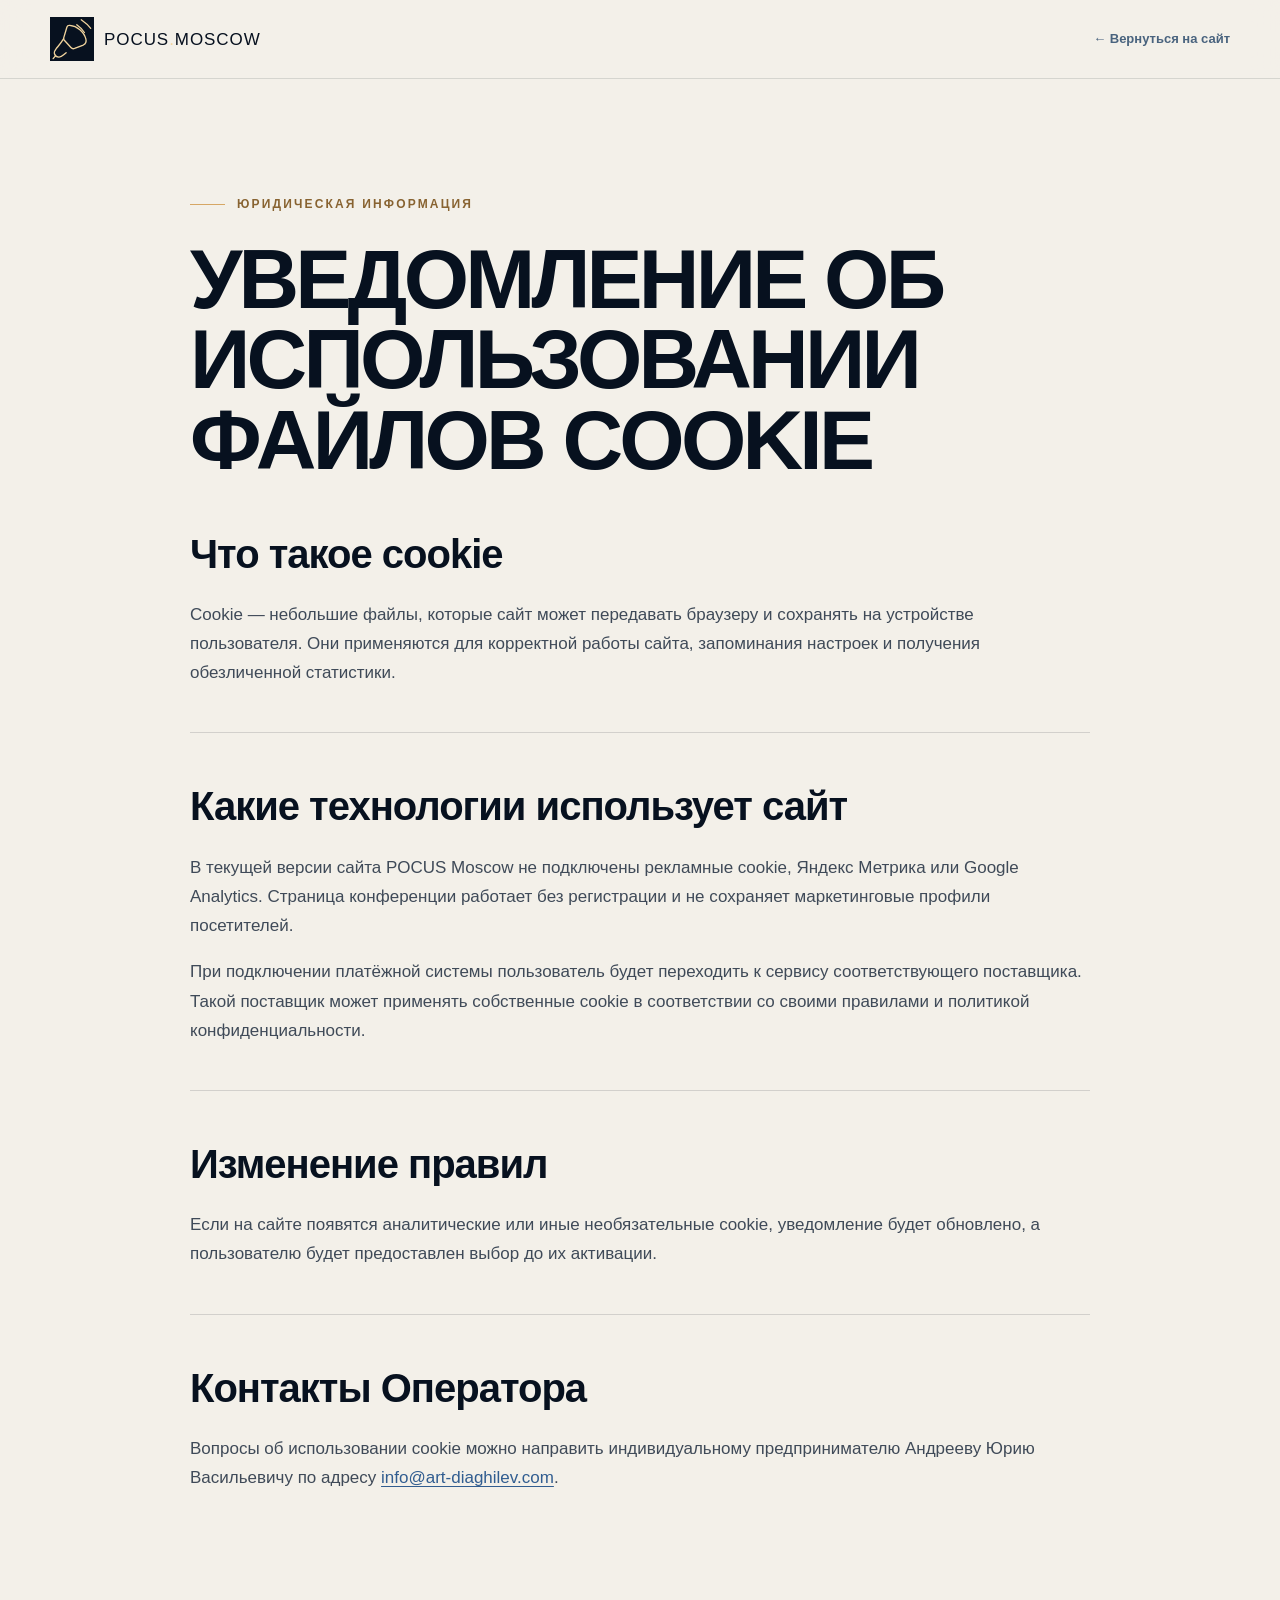
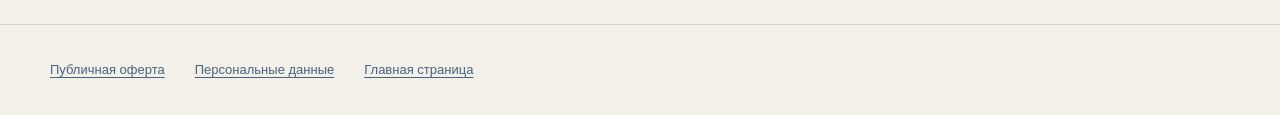
<file: cookies.html>
<!doctype html>
<html lang="ru">
<head>
  <meta charset="utf-8">
  <meta name="viewport" content="width=device-width, initial-scale=1">
  <meta name="theme-color" content="#07111f">
  <meta name="description" content="Уведомление POCUS Moscow об использовании файлов cookie.">
  <title>Правила использования cookie — POCUS Moscow</title>
  <link rel="canonical" href="https://pocusmoscow.events/cookies.html">
  <link rel="icon" type="image/svg+xml" href="assets/pocus-mark.svg">
  <link rel="stylesheet" href="styles.css">
</head>
<body class="legal-page">
  <header class="legal-header"><div class="shell legal-nav"><a class="brand" href="index.html" aria-label="POCUS Moscow — на главную"><span class="brand-mark" aria-hidden="true"><img src="assets/pocus-mark.svg" alt=""></span><span class="brand-wordmark"><strong>POCUS<span>.</span>MOSCOW</strong></span></a><a class="legal-back" href="index.html">← Вернуться на сайт</a></div></header>
  <main class="shell legal-shell">
    <p class="eyebrow"><span></span> Юридическая информация</p>
    <h1>Уведомление об использовании файлов cookie</h1>
    <section>
      <h2>Что такое cookie</h2>
      <p>Cookie — небольшие файлы, которые сайт может передавать браузеру и сохранять на устройстве пользователя. Они применяются для корректной работы сайта, запоминания настроек и получения обезличенной статистики.</p>
    </section>
    <section>
      <h2>Какие технологии использует сайт</h2>
      <p>В текущей версии сайта POCUS Moscow не подключены рекламные cookie, Яндекс Метрика или Google Analytics. Страница конференции работает без регистрации и не сохраняет маркетинговые профили посетителей.</p>
      <p>При подключении платёжной системы пользователь будет переходить к сервису соответствующего поставщика. Такой поставщик может применять собственные cookie в соответствии со своими правилами и политикой конфиденциальности.</p>
    </section>
    <section>
      <h2>Изменение правил</h2>
      <p>Если на сайте появятся аналитические или иные необязательные cookie, уведомление будет обновлено, а пользователю будет предоставлен выбор до их активации.</p>
    </section>
    <section>
      <h2>Контакты Оператора</h2>
      <p>Вопросы об использовании cookie можно направить индивидуальному предпринимателю Андрееву Юрию Васильевичу по адресу <a href="mailto:info@art-diaghilev.com">info@art-diaghilev.com</a>.</p>
    </section>
  </main>
  <footer class="legal-footer"><div class="shell"><a href="oferta.html">Публичная оферта</a><a href="privacy.html">Персональные данные</a><a href="index.html">Главная страница</a></div></footer>
</body>
</html>
</file>
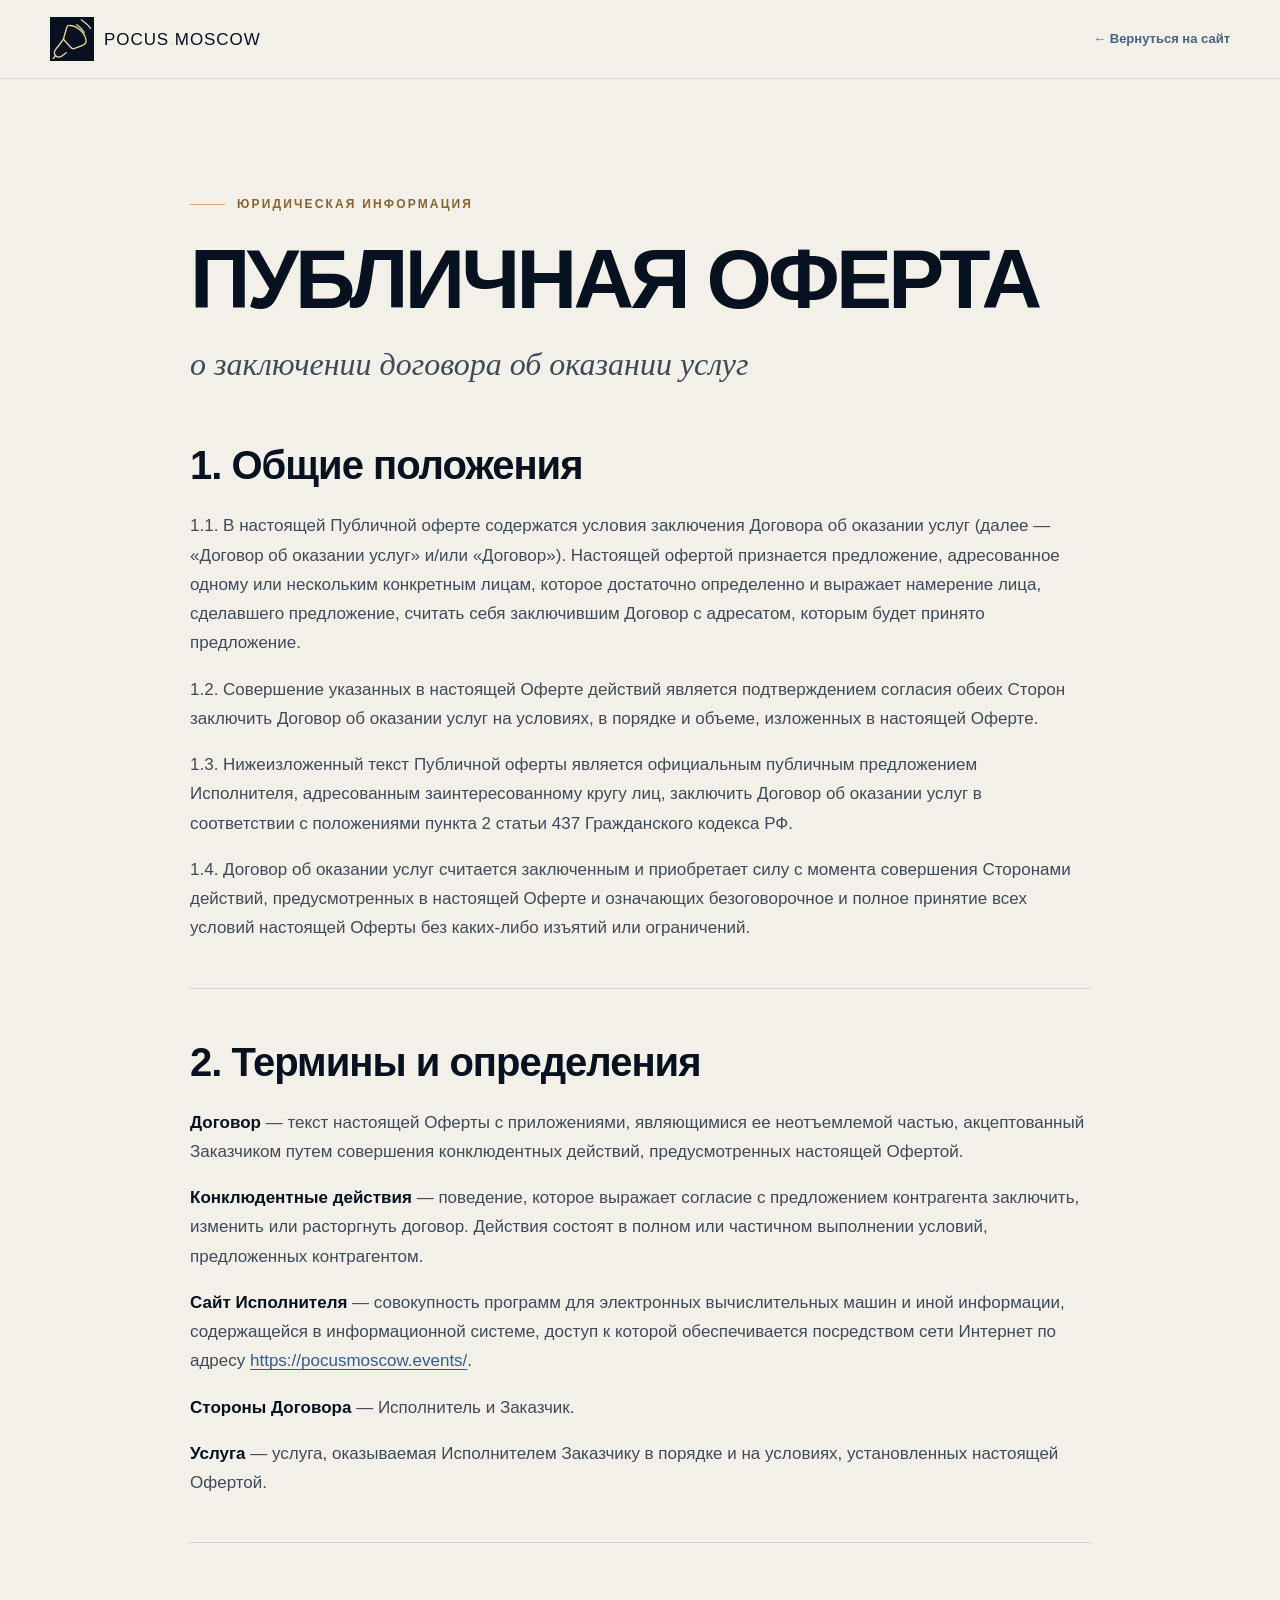
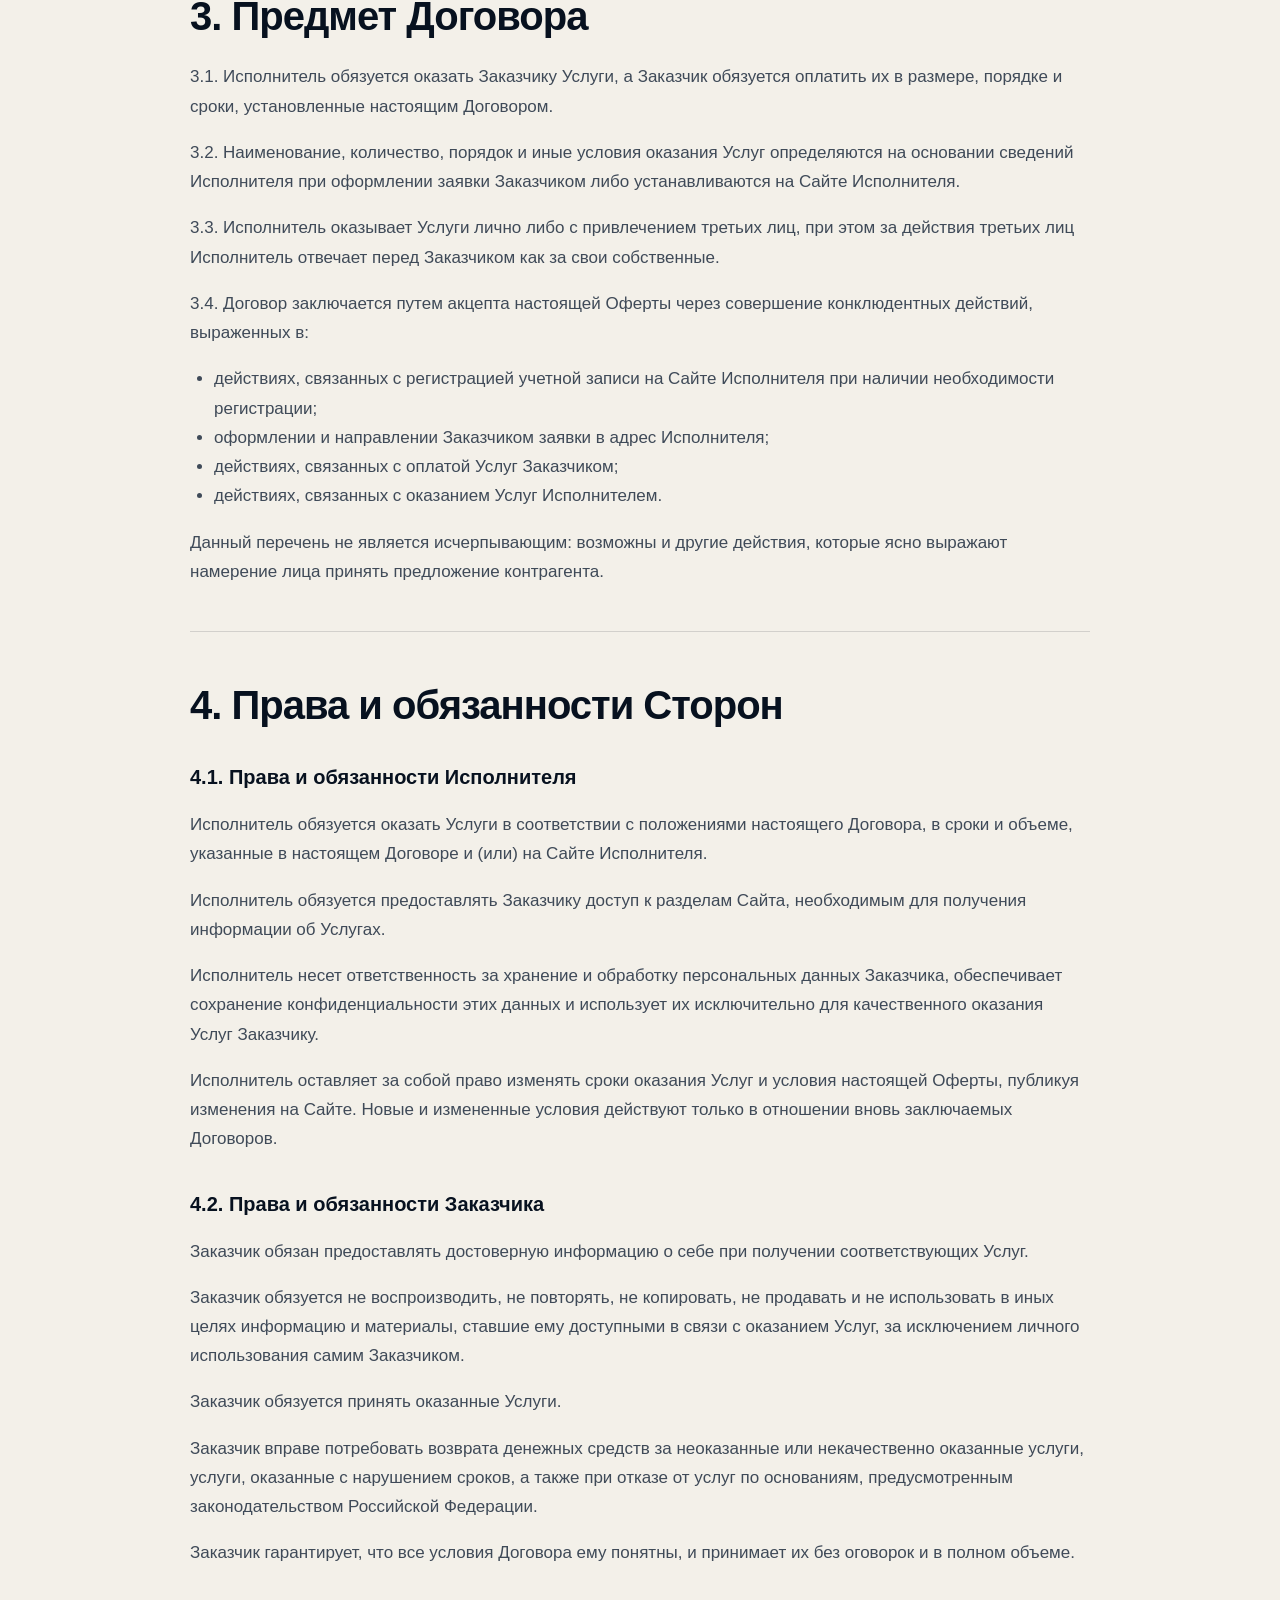
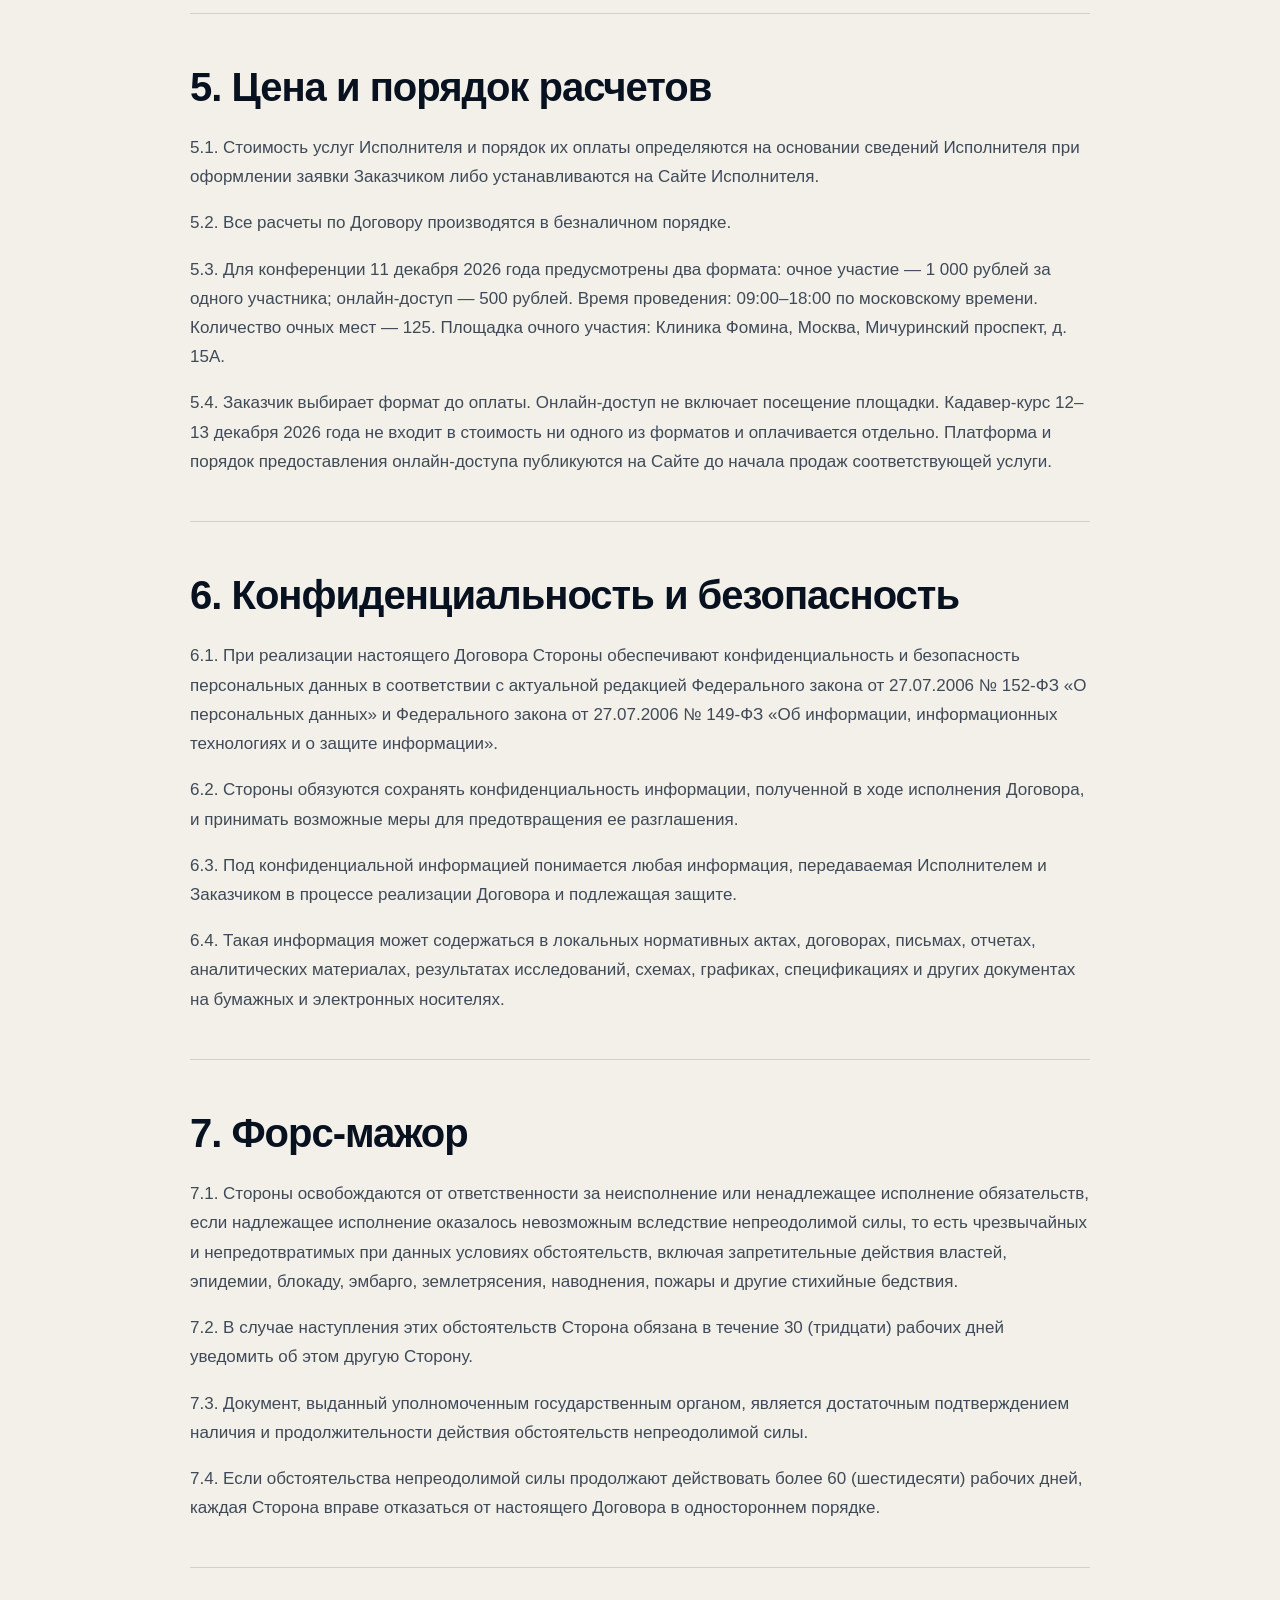
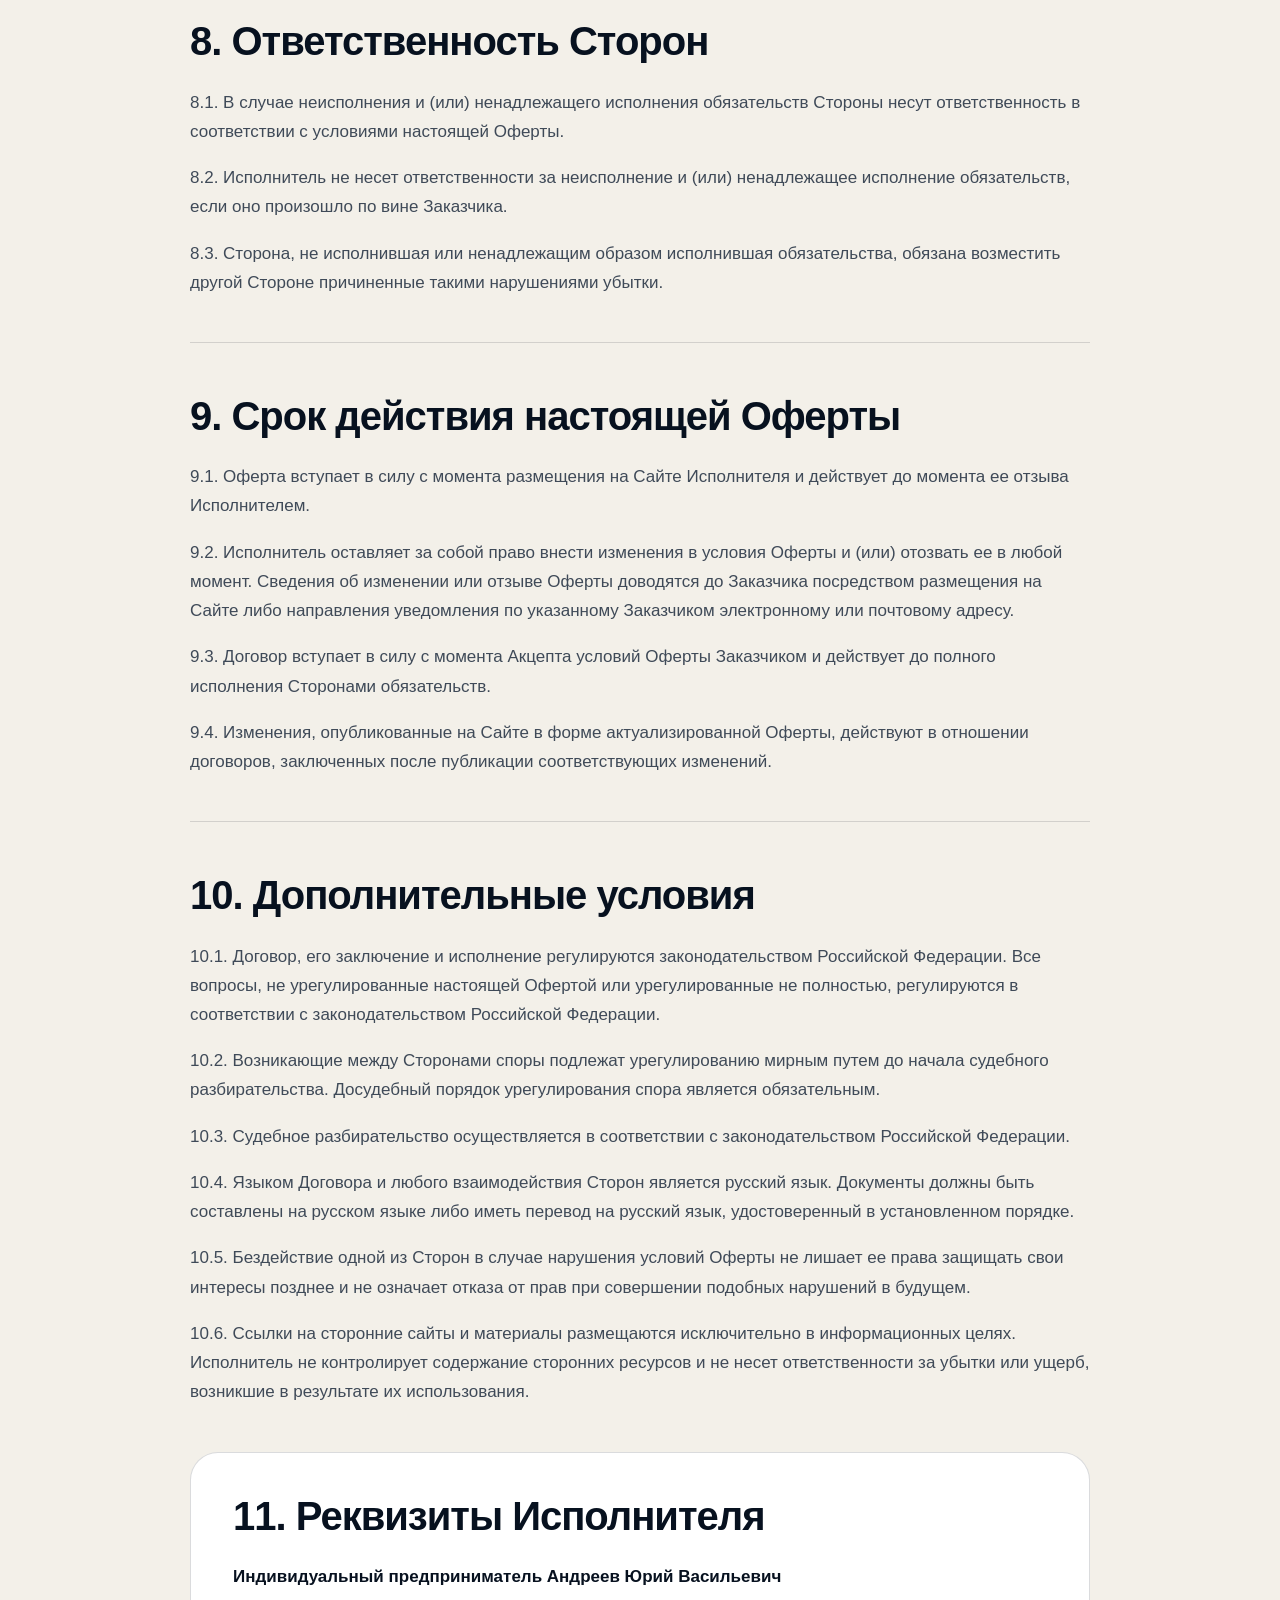
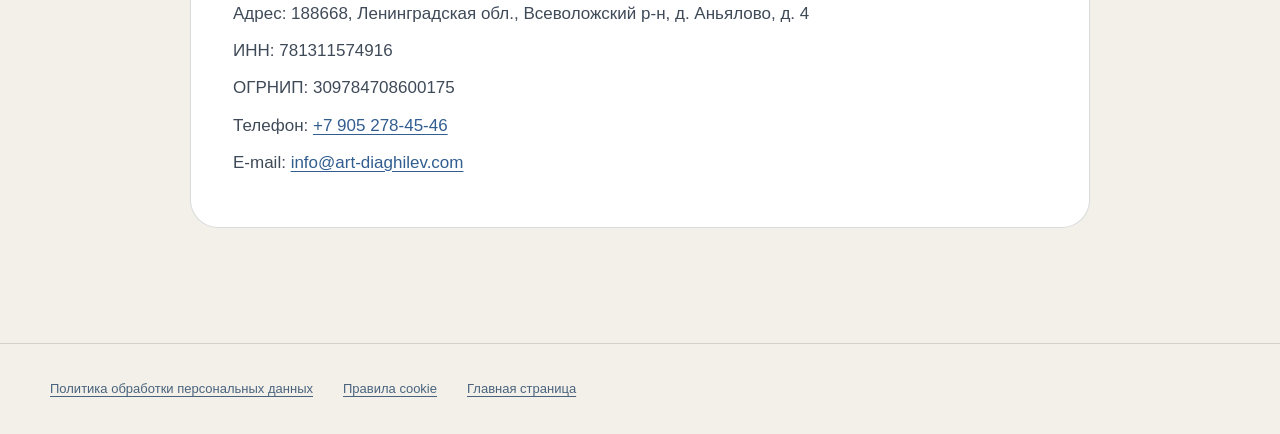
<file: oferta.html>
<!doctype html>
<html lang="ru">
<head>
  <meta charset="utf-8">
  <meta name="viewport" content="width=device-width, initial-scale=1">
  <meta name="theme-color" content="#07111f">
  <meta name="description" content="Публичная оферта POCUS Moscow о заключении договора об оказании услуг.">
  <title>Публичная оферта — POCUS Moscow</title>
  <link rel="canonical" href="https://pocusmoscow.events/oferta.html">
  <link rel="icon" type="image/svg+xml" href="assets/pocus-mark.svg">
  <link rel="stylesheet" href="styles.css">
</head>
<body class="legal-page">
  <header class="legal-header">
    <div class="shell legal-nav">
      <a class="brand" href="index.html" aria-label="POCUS Moscow — на главную"><span class="brand-mark" aria-hidden="true"><img src="assets/pocus-mark.svg" alt=""></span><span class="brand-wordmark"><strong>POCUS<span>.</span>MOSCOW</strong></span></a>
      <a class="legal-back" href="index.html">← Вернуться на сайт</a>
    </div>
  </header>
  <main class="shell legal-shell">
    <p class="eyebrow"><span></span> Юридическая информация</p>
    <h1>Публичная оферта</h1>
    <p class="legal-subtitle">о заключении договора об оказании услуг</p>

    <section>
      <h2>1. Общие положения</h2>
      <p>1.1. В настоящей Публичной оферте содержатся условия заключения Договора об оказании услуг (далее — «Договор об оказании услуг» и/или «Договор»). Настоящей офертой признается предложение, адресованное одному или нескольким конкретным лицам, которое достаточно определенно и выражает намерение лица, сделавшего предложение, считать себя заключившим Договор с адресатом, которым будет принято предложение.</p>
      <p>1.2. Совершение указанных в настоящей Оферте действий является подтверждением согласия обеих Сторон заключить Договор об оказании услуг на условиях, в порядке и объеме, изложенных в настоящей Оферте.</p>
      <p>1.3. Нижеизложенный текст Публичной оферты является официальным публичным предложением Исполнителя, адресованным заинтересованному кругу лиц, заключить Договор об оказании услуг в соответствии с положениями пункта 2 статьи 437 Гражданского кодекса РФ.</p>
      <p>1.4. Договор об оказании услуг считается заключенным и приобретает силу с момента совершения Сторонами действий, предусмотренных в настоящей Оферте и означающих безоговорочное и полное принятие всех условий настоящей Оферты без каких-либо изъятий или ограничений.</p>
    </section>

    <section>
      <h2>2. Термины и определения</h2>
      <p><strong>Договор</strong> — текст настоящей Оферты с приложениями, являющимися ее неотъемлемой частью, акцептованный Заказчиком путем совершения конклюдентных действий, предусмотренных настоящей Офертой.</p>
      <p><strong>Конклюдентные действия</strong> — поведение, которое выражает согласие с предложением контрагента заключить, изменить или расторгнуть договор. Действия состоят в полном или частичном выполнении условий, предложенных контрагентом.</p>
      <p><strong>Сайт Исполнителя</strong> — совокупность программ для электронных вычислительных машин и иной информации, содержащейся в информационной системе, доступ к которой обеспечивается посредством сети Интернет по адресу <a href="https://pocusmoscow.events/">https://pocusmoscow.events/</a>.</p>
      <p><strong>Стороны Договора</strong> — Исполнитель и Заказчик.</p>
      <p><strong>Услуга</strong> — услуга, оказываемая Исполнителем Заказчику в порядке и на условиях, установленных настоящей Офертой.</p>
    </section>

    <section>
      <h2>3. Предмет Договора</h2>
      <p>3.1. Исполнитель обязуется оказать Заказчику Услуги, а Заказчик обязуется оплатить их в размере, порядке и сроки, установленные настоящим Договором.</p>
      <p>3.2. Наименование, количество, порядок и иные условия оказания Услуг определяются на основании сведений Исполнителя при оформлении заявки Заказчиком либо устанавливаются на Сайте Исполнителя.</p>
      <p>3.3. Исполнитель оказывает Услуги лично либо с привлечением третьих лиц, при этом за действия третьих лиц Исполнитель отвечает перед Заказчиком как за свои собственные.</p>
      <p>3.4. Договор заключается путем акцепта настоящей Оферты через совершение конклюдентных действий, выраженных в:</p>
      <ul>
        <li>действиях, связанных с регистрацией учетной записи на Сайте Исполнителя при наличии необходимости регистрации;</li>
        <li>оформлении и направлении Заказчиком заявки в адрес Исполнителя;</li>
        <li>действиях, связанных с оплатой Услуг Заказчиком;</li>
        <li>действиях, связанных с оказанием Услуг Исполнителем.</li>
      </ul>
      <p>Данный перечень не является исчерпывающим: возможны и другие действия, которые ясно выражают намерение лица принять предложение контрагента.</p>
    </section>

    <section>
      <h2>4. Права и обязанности Сторон</h2>
      <h3>4.1. Права и обязанности Исполнителя</h3>
      <p>Исполнитель обязуется оказать Услуги в соответствии с положениями настоящего Договора, в сроки и объеме, указанные в настоящем Договоре и (или) на Сайте Исполнителя.</p>
      <p>Исполнитель обязуется предоставлять Заказчику доступ к разделам Сайта, необходимым для получения информации об Услугах.</p>
      <p>Исполнитель несет ответственность за хранение и обработку персональных данных Заказчика, обеспечивает сохранение конфиденциальности этих данных и использует их исключительно для качественного оказания Услуг Заказчику.</p>
      <p>Исполнитель оставляет за собой право изменять сроки оказания Услуг и условия настоящей Оферты, публикуя изменения на Сайте. Новые и измененные условия действуют только в отношении вновь заключаемых Договоров.</p>
      <h3>4.2. Права и обязанности Заказчика</h3>
      <p>Заказчик обязан предоставлять достоверную информацию о себе при получении соответствующих Услуг.</p>
      <p>Заказчик обязуется не воспроизводить, не повторять, не копировать, не продавать и не использовать в иных целях информацию и материалы, ставшие ему доступными в связи с оказанием Услуг, за исключением личного использования самим Заказчиком.</p>
      <p>Заказчик обязуется принять оказанные Услуги.</p>
      <p>Заказчик вправе потребовать возврата денежных средств за неоказанные или некачественно оказанные услуги, услуги, оказанные с нарушением сроков, а также при отказе от услуг по основаниям, предусмотренным законодательством Российской Федерации.</p>
      <p>Заказчик гарантирует, что все условия Договора ему понятны, и принимает их без оговорок и в полном объеме.</p>
    </section>

    <section>
      <h2>5. Цена и порядок расчетов</h2>
      <p>5.1. Стоимость услуг Исполнителя и порядок их оплаты определяются на основании сведений Исполнителя при оформлении заявки Заказчиком либо устанавливаются на Сайте Исполнителя.</p>
      <p>5.2. Все расчеты по Договору производятся в безналичном порядке.</p>
      <p>5.3. Для конференции 11 декабря 2026 года предусмотрены два формата: очное участие — 1 000 рублей за одного участника; онлайн-доступ — 500 рублей. Время проведения: 09:00–18:00 по московскому времени. Количество очных мест — 125. Площадка очного участия: Клиника Фомина, Москва, Мичуринский проспект, д. 15А.</p>
      <p>5.4. Заказчик выбирает формат до оплаты. Онлайн-доступ не включает посещение площадки. Кадавер-курс 12–13 декабря 2026 года не входит в стоимость ни одного из форматов и оплачивается отдельно. Платформа и порядок предоставления онлайн-доступа публикуются на Сайте до начала продаж соответствующей услуги.</p>
    </section>

    <section>
      <h2>6. Конфиденциальность и безопасность</h2>
      <p>6.1. При реализации настоящего Договора Стороны обеспечивают конфиденциальность и безопасность персональных данных в соответствии с актуальной редакцией Федерального закона от 27.07.2006 № 152-ФЗ «О персональных данных» и Федерального закона от 27.07.2006 № 149-ФЗ «Об информации, информационных технологиях и о защите информации».</p>
      <p>6.2. Стороны обязуются сохранять конфиденциальность информации, полученной в ходе исполнения Договора, и принимать возможные меры для предотвращения ее разглашения.</p>
      <p>6.3. Под конфиденциальной информацией понимается любая информация, передаваемая Исполнителем и Заказчиком в процессе реализации Договора и подлежащая защите.</p>
      <p>6.4. Такая информация может содержаться в локальных нормативных актах, договорах, письмах, отчетах, аналитических материалах, результатах исследований, схемах, графиках, спецификациях и других документах на бумажных и электронных носителях.</p>
    </section>

    <section>
      <h2>7. Форс-мажор</h2>
      <p>7.1. Стороны освобождаются от ответственности за неисполнение или ненадлежащее исполнение обязательств, если надлежащее исполнение оказалось невозможным вследствие непреодолимой силы, то есть чрезвычайных и непредотвратимых при данных условиях обстоятельств, включая запретительные действия властей, эпидемии, блокаду, эмбарго, землетрясения, наводнения, пожары и другие стихийные бедствия.</p>
      <p>7.2. В случае наступления этих обстоятельств Сторона обязана в течение 30 (тридцати) рабочих дней уведомить об этом другую Сторону.</p>
      <p>7.3. Документ, выданный уполномоченным государственным органом, является достаточным подтверждением наличия и продолжительности действия обстоятельств непреодолимой силы.</p>
      <p>7.4. Если обстоятельства непреодолимой силы продолжают действовать более 60 (шестидесяти) рабочих дней, каждая Сторона вправе отказаться от настоящего Договора в одностороннем порядке.</p>
    </section>

    <section>
      <h2>8. Ответственность Сторон</h2>
      <p>8.1. В случае неисполнения и (или) ненадлежащего исполнения обязательств Стороны несут ответственность в соответствии с условиями настоящей Оферты.</p>
      <p>8.2. Исполнитель не несет ответственности за неисполнение и (или) ненадлежащее исполнение обязательств, если оно произошло по вине Заказчика.</p>
      <p>8.3. Сторона, не исполнившая или ненадлежащим образом исполнившая обязательства, обязана возместить другой Стороне причиненные такими нарушениями убытки.</p>
    </section>

    <section>
      <h2>9. Срок действия настоящей Оферты</h2>
      <p>9.1. Оферта вступает в силу с момента размещения на Сайте Исполнителя и действует до момента ее отзыва Исполнителем.</p>
      <p>9.2. Исполнитель оставляет за собой право внести изменения в условия Оферты и (или) отозвать ее в любой момент. Сведения об изменении или отзыве Оферты доводятся до Заказчика посредством размещения на Сайте либо направления уведомления по указанному Заказчиком электронному или почтовому адресу.</p>
      <p>9.3. Договор вступает в силу с момента Акцепта условий Оферты Заказчиком и действует до полного исполнения Сторонами обязательств.</p>
      <p>9.4. Изменения, опубликованные на Сайте в форме актуализированной Оферты, действуют в отношении договоров, заключенных после публикации соответствующих изменений.</p>
    </section>

    <section>
      <h2>10. Дополнительные условия</h2>
      <p>10.1. Договор, его заключение и исполнение регулируются законодательством Российской Федерации. Все вопросы, не урегулированные настоящей Офертой или урегулированные не полностью, регулируются в соответствии с законодательством Российской Федерации.</p>
      <p>10.2. Возникающие между Сторонами споры подлежат урегулированию мирным путем до начала судебного разбирательства. Досудебный порядок урегулирования спора является обязательным.</p>
      <p>10.3. Судебное разбирательство осуществляется в соответствии с законодательством Российской Федерации.</p>
      <p>10.4. Языком Договора и любого взаимодействия Сторон является русский язык. Документы должны быть составлены на русском языке либо иметь перевод на русский язык, удостоверенный в установленном порядке.</p>
      <p>10.5. Бездействие одной из Сторон в случае нарушения условий Оферты не лишает ее права защищать свои интересы позднее и не означает отказа от прав при совершении подобных нарушений в будущем.</p>
      <p>10.6. Ссылки на сторонние сайты и материалы размещаются исключительно в информационных целях. Исполнитель не контролирует содержание сторонних ресурсов и не несет ответственности за убытки или ущерб, возникшие в результате их использования.</p>
    </section>

    <section class="legal-requisites">
      <h2>11. Реквизиты Исполнителя</h2>
      <p><strong>Индивидуальный предприниматель Андреев Юрий Васильевич</strong></p>
      <p>Адрес: 188668, Ленинградская обл., Всеволожский р-н, д. Аньялово, д. 4</p>
      <p>ИНН: 781311574916</p>
      <p>ОГРНИП: 309784708600175</p>
      <p>Телефон: <a href="tel:+79052784546">+7 905 278-45-46</a></p>
      <p>E-mail: <a href="mailto:info@art-diaghilev.com">info@art-diaghilev.com</a></p>
    </section>
  </main>
  <footer class="legal-footer"><div class="shell"><a href="privacy.html">Политика обработки персональных данных</a><a href="cookies.html">Правила cookie</a><a href="index.html">Главная страница</a></div></footer>
</body>
</html>
</file>
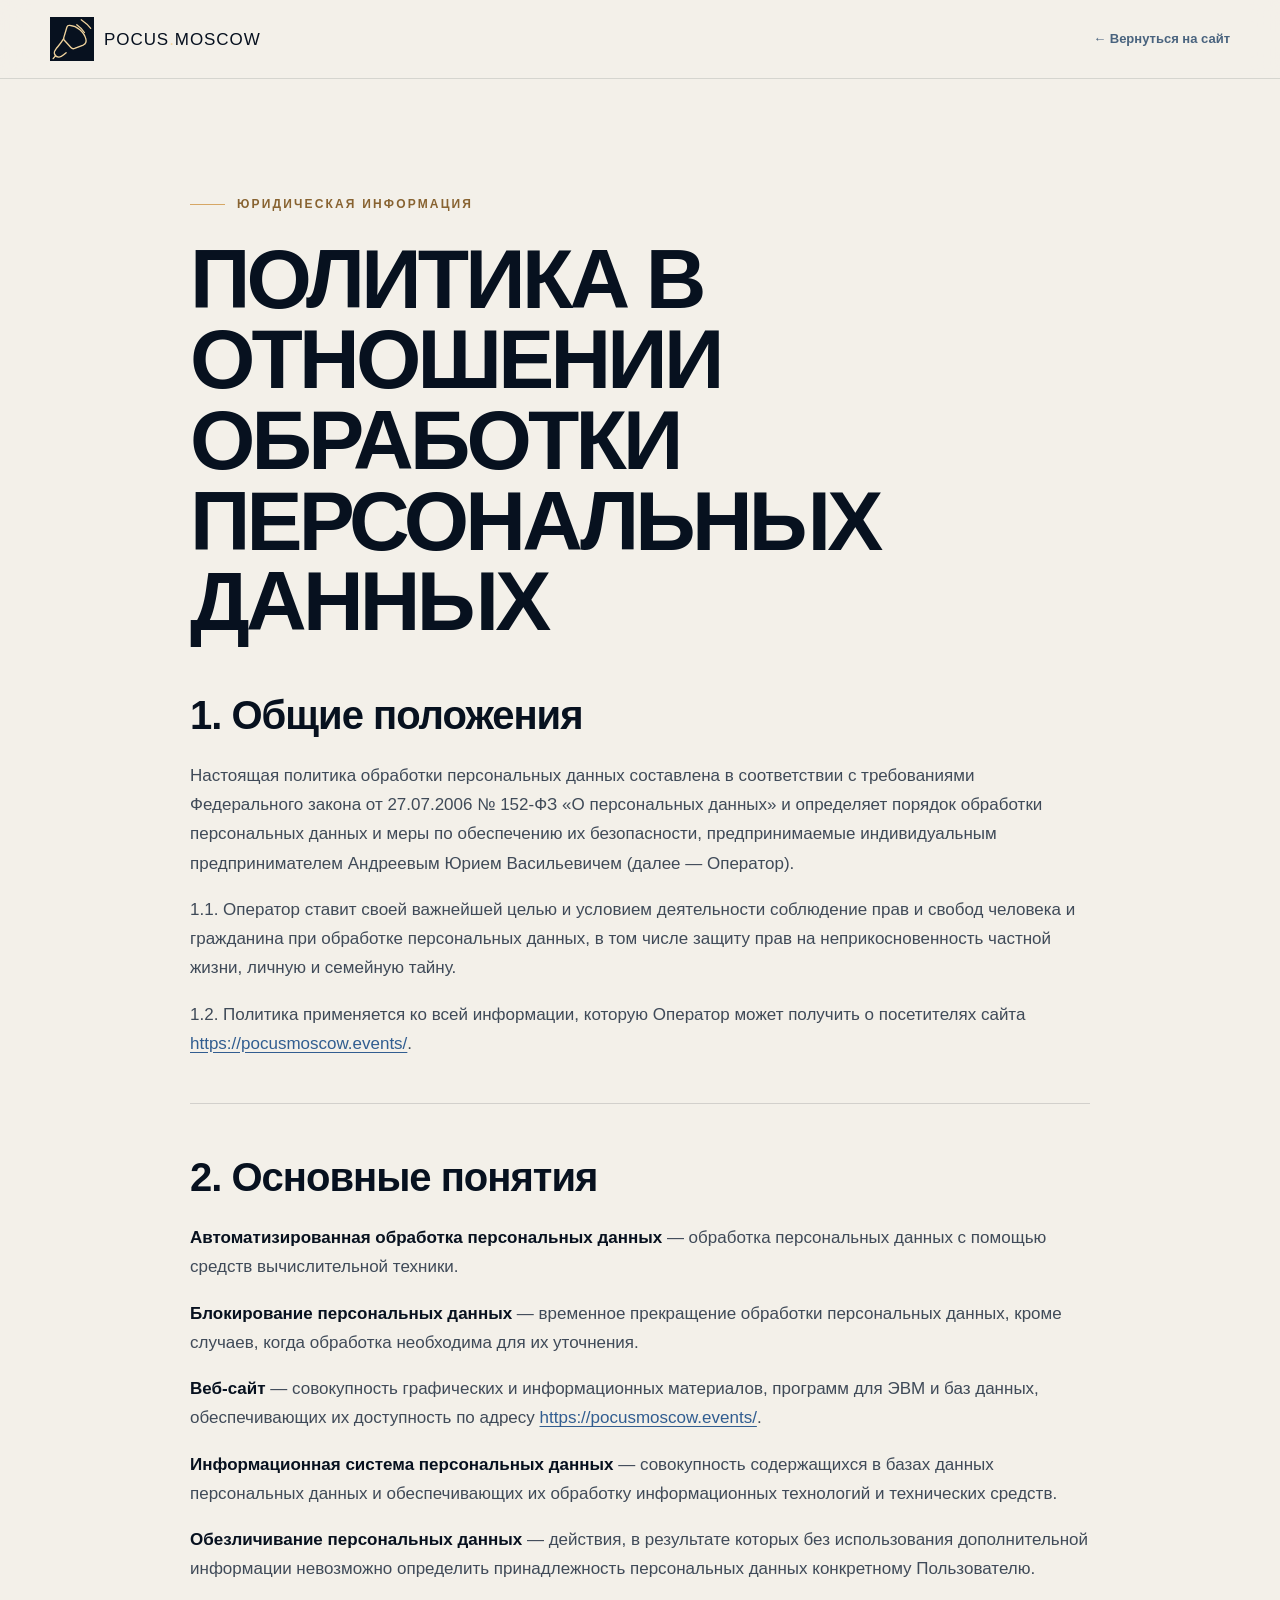
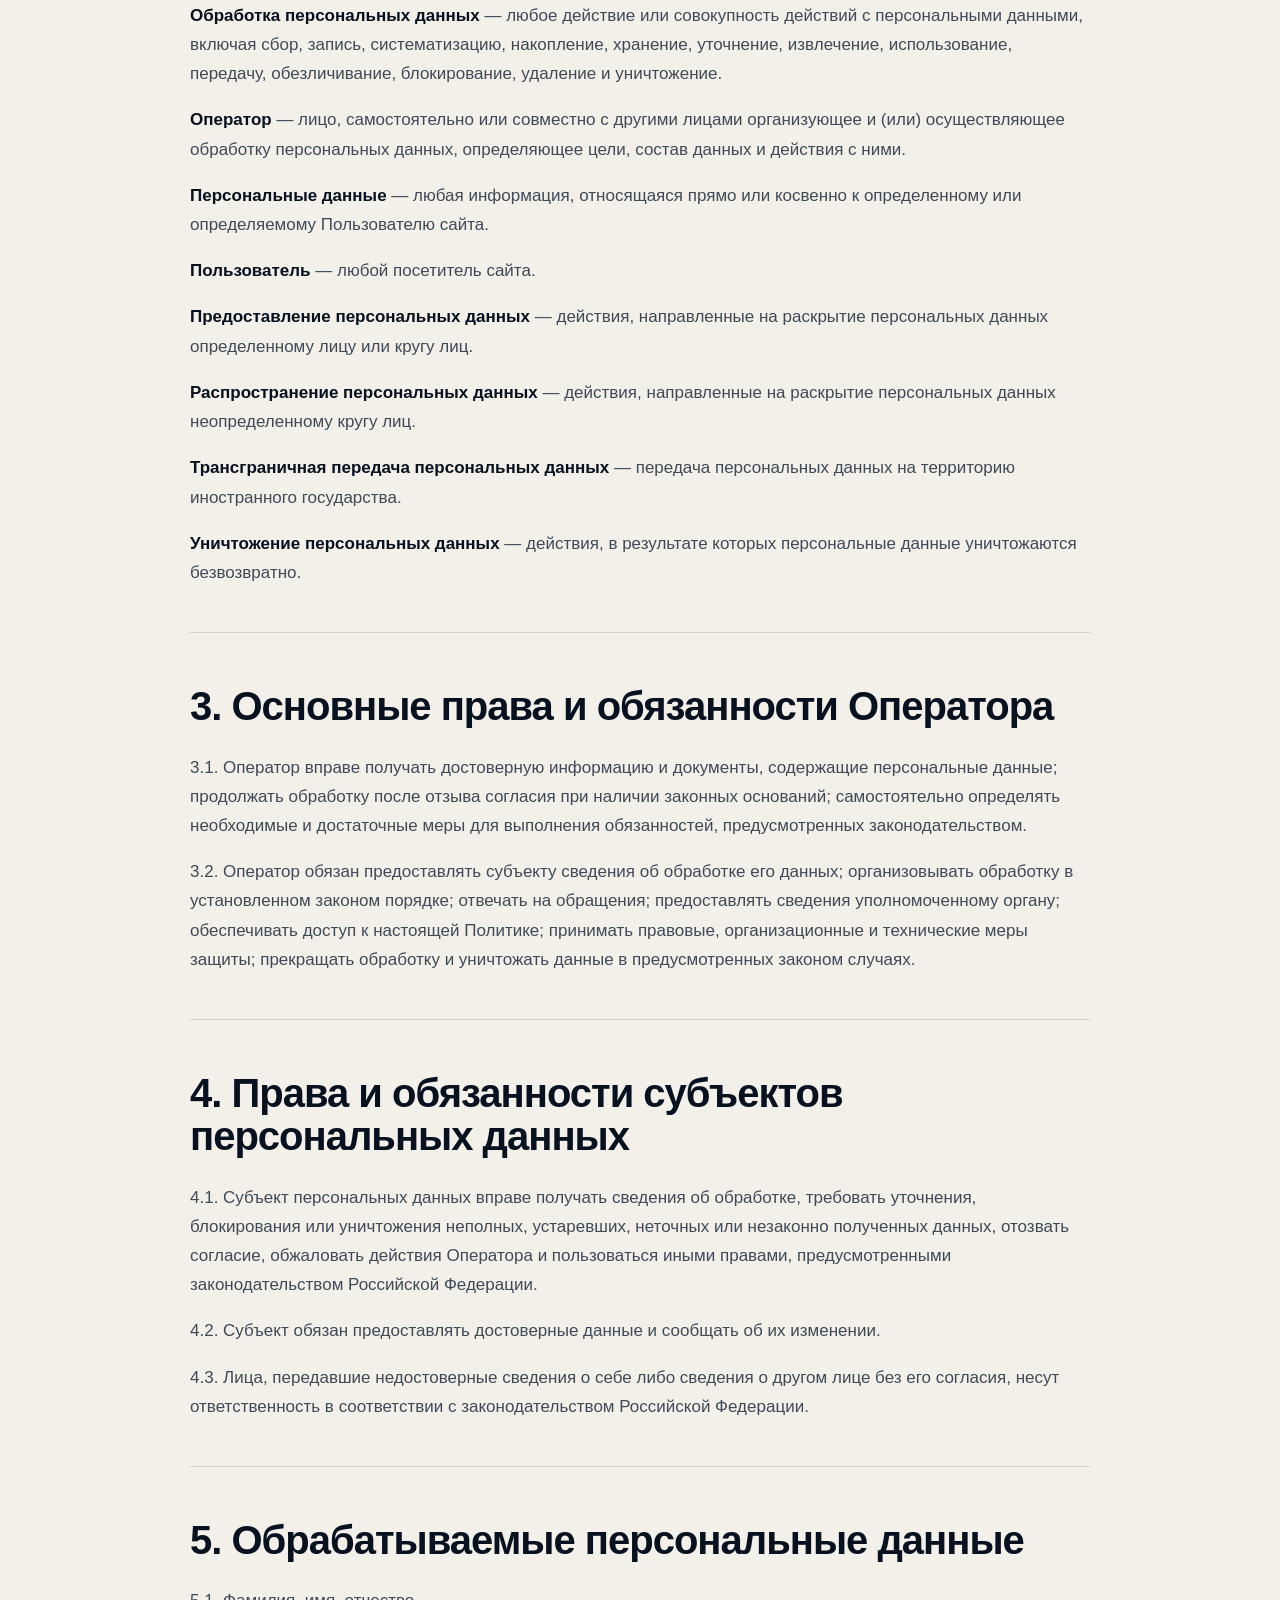
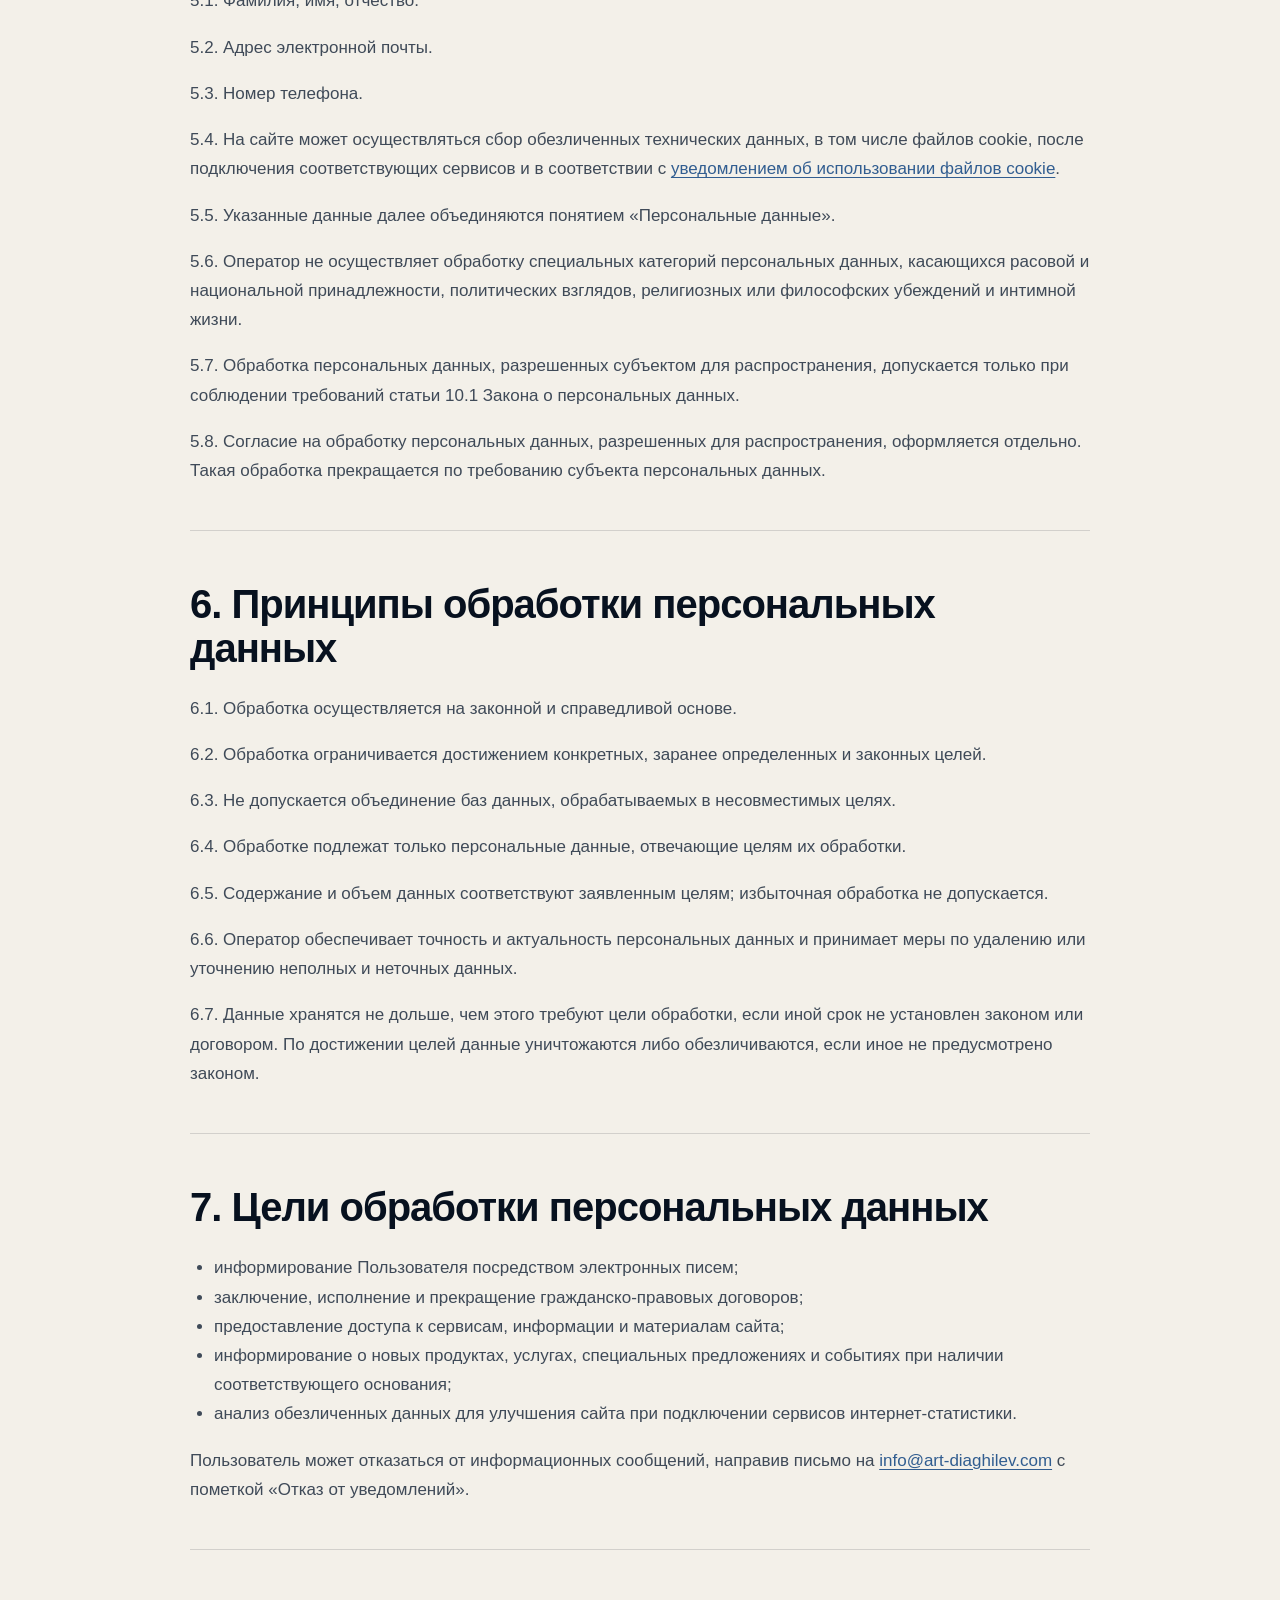
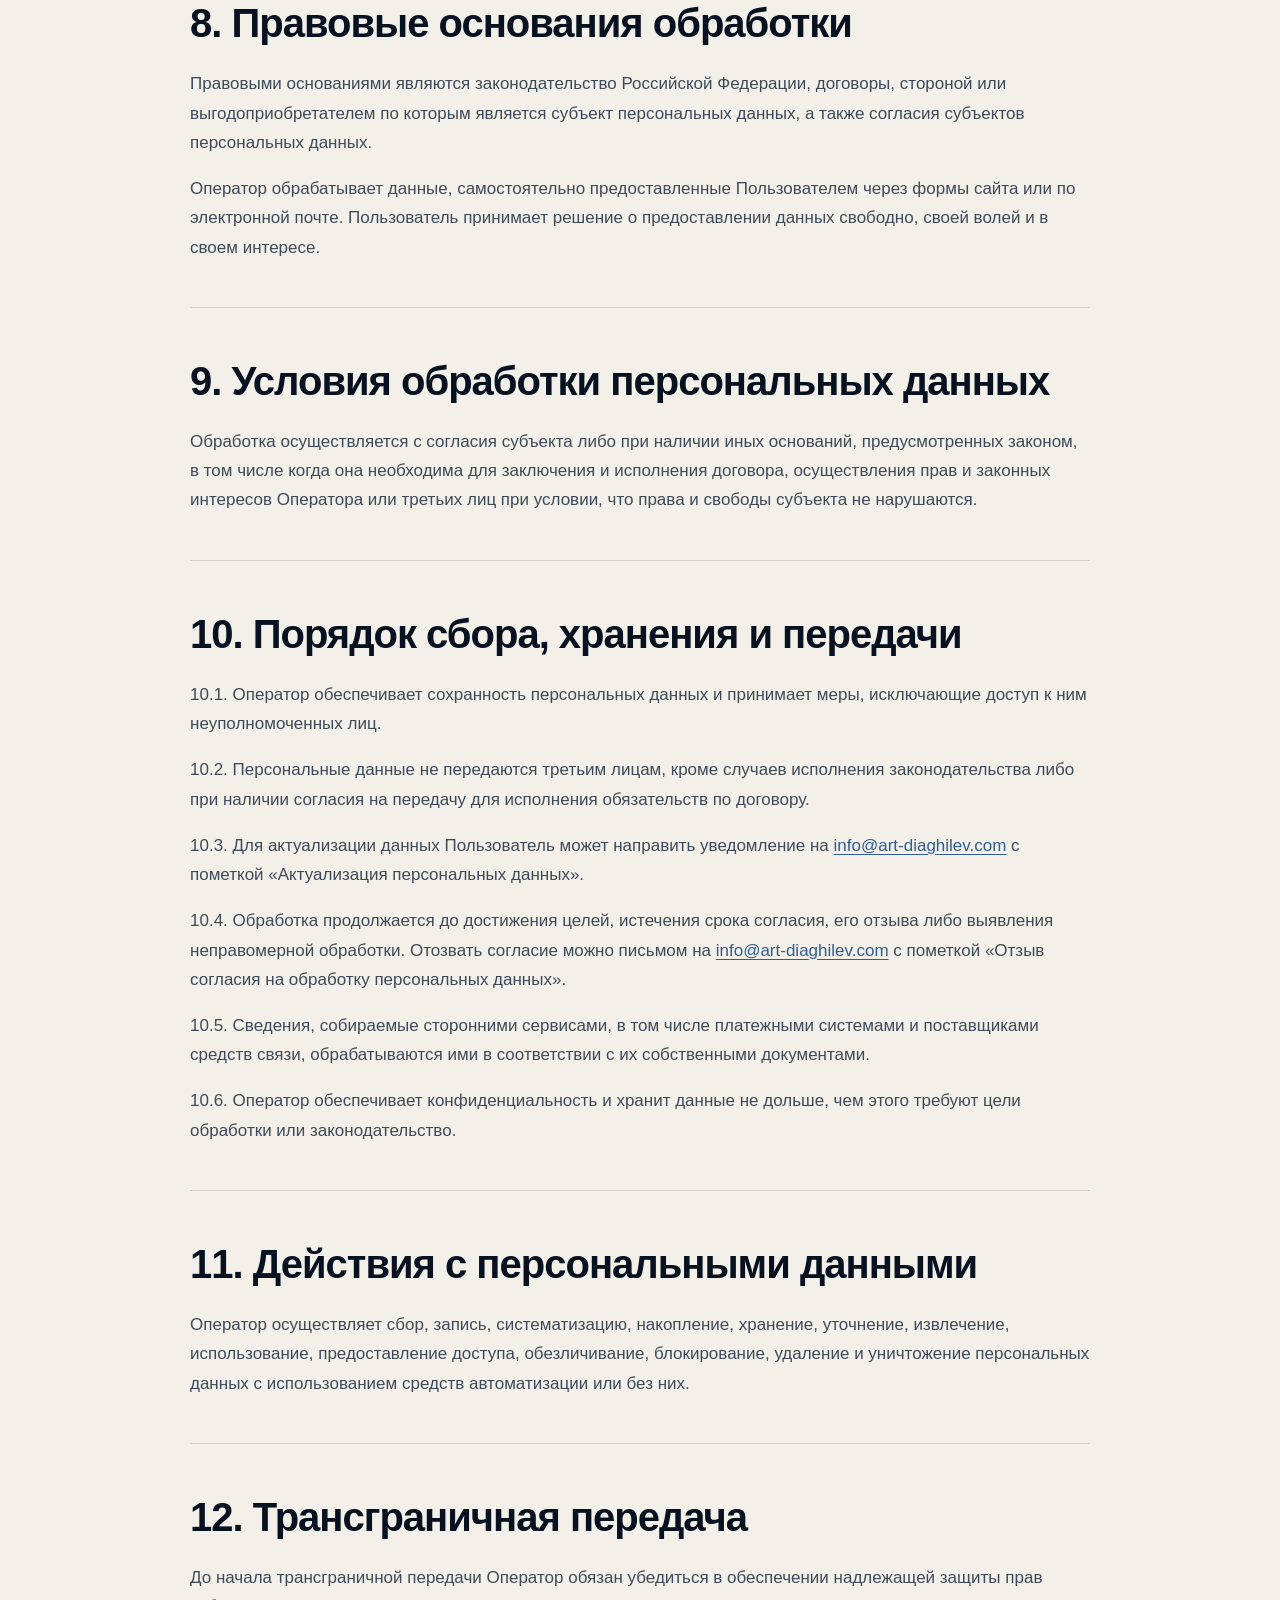
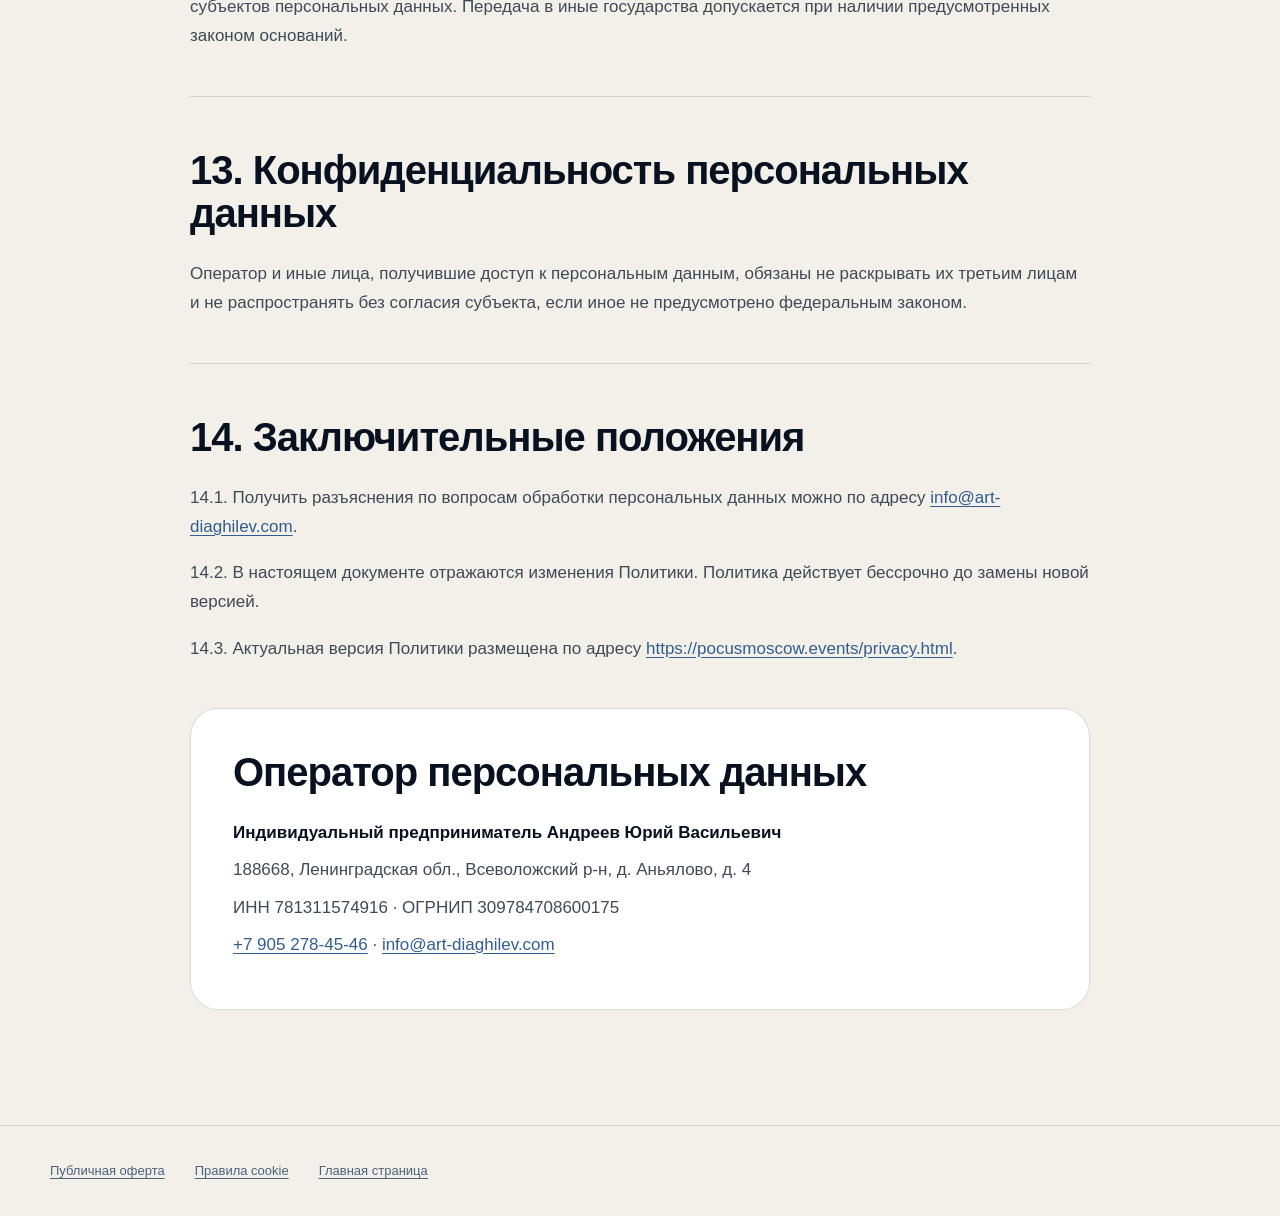
<file: privacy.html>
<!doctype html>
<html lang="ru">
<head>
  <meta charset="utf-8">
  <meta name="viewport" content="width=device-width, initial-scale=1">
  <meta name="theme-color" content="#07111f">
  <meta name="description" content="Политика POCUS Moscow в отношении обработки персональных данных.">
  <title>Политика обработки персональных данных — POCUS Moscow</title>
  <link rel="canonical" href="https://pocusmoscow.events/privacy.html">
  <link rel="icon" type="image/svg+xml" href="assets/pocus-mark.svg">
  <link rel="stylesheet" href="styles.css">
</head>
<body class="legal-page">
  <header class="legal-header"><div class="shell legal-nav"><a class="brand" href="index.html" aria-label="POCUS Moscow — на главную"><span class="brand-mark" aria-hidden="true"><img src="assets/pocus-mark.svg" alt=""></span><span class="brand-wordmark"><strong>POCUS<span>.</span>MOSCOW</strong></span></a><a class="legal-back" href="index.html">← Вернуться на сайт</a></div></header>
  <main class="shell legal-shell">
    <p class="eyebrow"><span></span> Юридическая информация</p>
    <h1>Политика в отношении обработки персональных данных</h1>

    <section>
      <h2>1. Общие положения</h2>
      <p>Настоящая политика обработки персональных данных составлена в соответствии с требованиями Федерального закона от 27.07.2006 № 152-ФЗ «О персональных данных» и определяет порядок обработки персональных данных и меры по обеспечению их безопасности, предпринимаемые индивидуальным предпринимателем Андреевым Юрием Васильевичем (далее — Оператор).</p>
      <p>1.1. Оператор ставит своей важнейшей целью и условием деятельности соблюдение прав и свобод человека и гражданина при обработке персональных данных, в том числе защиту прав на неприкосновенность частной жизни, личную и семейную тайну.</p>
      <p>1.2. Политика применяется ко всей информации, которую Оператор может получить о посетителях сайта <a href="https://pocusmoscow.events/">https://pocusmoscow.events/</a>.</p>
    </section>

    <section>
      <h2>2. Основные понятия</h2>
      <p><strong>Автоматизированная обработка персональных данных</strong> — обработка персональных данных с помощью средств вычислительной техники.</p>
      <p><strong>Блокирование персональных данных</strong> — временное прекращение обработки персональных данных, кроме случаев, когда обработка необходима для их уточнения.</p>
      <p><strong>Веб-сайт</strong> — совокупность графических и информационных материалов, программ для ЭВМ и баз данных, обеспечивающих их доступность по адресу <a href="https://pocusmoscow.events/">https://pocusmoscow.events/</a>.</p>
      <p><strong>Информационная система персональных данных</strong> — совокупность содержащихся в базах данных персональных данных и обеспечивающих их обработку информационных технологий и технических средств.</p>
      <p><strong>Обезличивание персональных данных</strong> — действия, в результате которых без использования дополнительной информации невозможно определить принадлежность персональных данных конкретному Пользователю.</p>
      <p><strong>Обработка персональных данных</strong> — любое действие или совокупность действий с персональными данными, включая сбор, запись, систематизацию, накопление, хранение, уточнение, извлечение, использование, передачу, обезличивание, блокирование, удаление и уничтожение.</p>
      <p><strong>Оператор</strong> — лицо, самостоятельно или совместно с другими лицами организующее и (или) осуществляющее обработку персональных данных, определяющее цели, состав данных и действия с ними.</p>
      <p><strong>Персональные данные</strong> — любая информация, относящаяся прямо или косвенно к определенному или определяемому Пользователю сайта.</p>
      <p><strong>Пользователь</strong> — любой посетитель сайта.</p>
      <p><strong>Предоставление персональных данных</strong> — действия, направленные на раскрытие персональных данных определенному лицу или кругу лиц.</p>
      <p><strong>Распространение персональных данных</strong> — действия, направленные на раскрытие персональных данных неопределенному кругу лиц.</p>
      <p><strong>Трансграничная передача персональных данных</strong> — передача персональных данных на территорию иностранного государства.</p>
      <p><strong>Уничтожение персональных данных</strong> — действия, в результате которых персональные данные уничтожаются безвозвратно.</p>
    </section>

    <section>
      <h2>3. Основные права и обязанности Оператора</h2>
      <p>3.1. Оператор вправе получать достоверную информацию и документы, содержащие персональные данные; продолжать обработку после отзыва согласия при наличии законных оснований; самостоятельно определять необходимые и достаточные меры для выполнения обязанностей, предусмотренных законодательством.</p>
      <p>3.2. Оператор обязан предоставлять субъекту сведения об обработке его данных; организовывать обработку в установленном законом порядке; отвечать на обращения; предоставлять сведения уполномоченному органу; обеспечивать доступ к настоящей Политике; принимать правовые, организационные и технические меры защиты; прекращать обработку и уничтожать данные в предусмотренных законом случаях.</p>
    </section>

    <section>
      <h2>4. Права и обязанности субъектов персональных данных</h2>
      <p>4.1. Субъект персональных данных вправе получать сведения об обработке, требовать уточнения, блокирования или уничтожения неполных, устаревших, неточных или незаконно полученных данных, отозвать согласие, обжаловать действия Оператора и пользоваться иными правами, предусмотренными законодательством Российской Федерации.</p>
      <p>4.2. Субъект обязан предоставлять достоверные данные и сообщать об их изменении.</p>
      <p>4.3. Лица, передавшие недостоверные сведения о себе либо сведения о другом лице без его согласия, несут ответственность в соответствии с законодательством Российской Федерации.</p>
    </section>

    <section>
      <h2>5. Обрабатываемые персональные данные</h2>
      <p>5.1. Фамилия, имя, отчество.</p>
      <p>5.2. Адрес электронной почты.</p>
      <p>5.3. Номер телефона.</p>
      <p>5.4. На сайте может осуществляться сбор обезличенных технических данных, в том числе файлов cookie, после подключения соответствующих сервисов и в соответствии с <a href="cookies.html">уведомлением об использовании файлов cookie</a>.</p>
      <p>5.5. Указанные данные далее объединяются понятием «Персональные данные».</p>
      <p>5.6. Оператор не осуществляет обработку специальных категорий персональных данных, касающихся расовой и национальной принадлежности, политических взглядов, религиозных или философских убеждений и интимной жизни.</p>
      <p>5.7. Обработка персональных данных, разрешенных субъектом для распространения, допускается только при соблюдении требований статьи 10.1 Закона о персональных данных.</p>
      <p>5.8. Согласие на обработку персональных данных, разрешенных для распространения, оформляется отдельно. Такая обработка прекращается по требованию субъекта персональных данных.</p>
    </section>

    <section>
      <h2>6. Принципы обработки персональных данных</h2>
      <p>6.1. Обработка осуществляется на законной и справедливой основе.</p>
      <p>6.2. Обработка ограничивается достижением конкретных, заранее определенных и законных целей.</p>
      <p>6.3. Не допускается объединение баз данных, обрабатываемых в несовместимых целях.</p>
      <p>6.4. Обработке подлежат только персональные данные, отвечающие целям их обработки.</p>
      <p>6.5. Содержание и объем данных соответствуют заявленным целям; избыточная обработка не допускается.</p>
      <p>6.6. Оператор обеспечивает точность и актуальность персональных данных и принимает меры по удалению или уточнению неполных и неточных данных.</p>
      <p>6.7. Данные хранятся не дольше, чем этого требуют цели обработки, если иной срок не установлен законом или договором. По достижении целей данные уничтожаются либо обезличиваются, если иное не предусмотрено законом.</p>
    </section>

    <section>
      <h2>7. Цели обработки персональных данных</h2>
      <ul>
        <li>информирование Пользователя посредством электронных писем;</li>
        <li>заключение, исполнение и прекращение гражданско-правовых договоров;</li>
        <li>предоставление доступа к сервисам, информации и материалам сайта;</li>
        <li>информирование о новых продуктах, услугах, специальных предложениях и событиях при наличии соответствующего основания;</li>
        <li>анализ обезличенных данных для улучшения сайта при подключении сервисов интернет-статистики.</li>
      </ul>
      <p>Пользователь может отказаться от информационных сообщений, направив письмо на <a href="mailto:info@art-diaghilev.com">info@art-diaghilev.com</a> с пометкой «Отказ от уведомлений».</p>
    </section>

    <section>
      <h2>8. Правовые основания обработки</h2>
      <p>Правовыми основаниями являются законодательство Российской Федерации, договоры, стороной или выгодоприобретателем по которым является субъект персональных данных, а также согласия субъектов персональных данных.</p>
      <p>Оператор обрабатывает данные, самостоятельно предоставленные Пользователем через формы сайта или по электронной почте. Пользователь принимает решение о предоставлении данных свободно, своей волей и в своем интересе.</p>
    </section>

    <section>
      <h2>9. Условия обработки персональных данных</h2>
      <p>Обработка осуществляется с согласия субъекта либо при наличии иных оснований, предусмотренных законом, в том числе когда она необходима для заключения и исполнения договора, осуществления прав и законных интересов Оператора или третьих лиц при условии, что права и свободы субъекта не нарушаются.</p>
    </section>

    <section>
      <h2>10. Порядок сбора, хранения и передачи</h2>
      <p>10.1. Оператор обеспечивает сохранность персональных данных и принимает меры, исключающие доступ к ним неуполномоченных лиц.</p>
      <p>10.2. Персональные данные не передаются третьим лицам, кроме случаев исполнения законодательства либо при наличии согласия на передачу для исполнения обязательств по договору.</p>
      <p>10.3. Для актуализации данных Пользователь может направить уведомление на <a href="mailto:info@art-diaghilev.com">info@art-diaghilev.com</a> с пометкой «Актуализация персональных данных».</p>
      <p>10.4. Обработка продолжается до достижения целей, истечения срока согласия, его отзыва либо выявления неправомерной обработки. Отозвать согласие можно письмом на <a href="mailto:info@art-diaghilev.com">info@art-diaghilev.com</a> с пометкой «Отзыв согласия на обработку персональных данных».</p>
      <p>10.5. Сведения, собираемые сторонними сервисами, в том числе платежными системами и поставщиками средств связи, обрабатываются ими в соответствии с их собственными документами.</p>
      <p>10.6. Оператор обеспечивает конфиденциальность и хранит данные не дольше, чем этого требуют цели обработки или законодательство.</p>
    </section>

    <section>
      <h2>11. Действия с персональными данными</h2>
      <p>Оператор осуществляет сбор, запись, систематизацию, накопление, хранение, уточнение, извлечение, использование, предоставление доступа, обезличивание, блокирование, удаление и уничтожение персональных данных с использованием средств автоматизации или без них.</p>
    </section>

    <section>
      <h2>12. Трансграничная передача</h2>
      <p>До начала трансграничной передачи Оператор обязан убедиться в обеспечении надлежащей защиты прав субъектов персональных данных. Передача в иные государства допускается при наличии предусмотренных законом оснований.</p>
    </section>

    <section>
      <h2>13. Конфиденциальность персональных данных</h2>
      <p>Оператор и иные лица, получившие доступ к персональным данным, обязаны не раскрывать их третьим лицам и не распространять без согласия субъекта, если иное не предусмотрено федеральным законом.</p>
    </section>

    <section>
      <h2>14. Заключительные положения</h2>
      <p>14.1. Получить разъяснения по вопросам обработки персональных данных можно по адресу <a href="mailto:info@art-diaghilev.com">info@art-diaghilev.com</a>.</p>
      <p>14.2. В настоящем документе отражаются изменения Политики. Политика действует бессрочно до замены новой версией.</p>
      <p>14.3. Актуальная версия Политики размещена по адресу <a href="https://pocusmoscow.events/privacy.html">https://pocusmoscow.events/privacy.html</a>.</p>
    </section>

    <section class="legal-requisites">
      <h2>Оператор персональных данных</h2>
      <p><strong>Индивидуальный предприниматель Андреев Юрий Васильевич</strong></p>
      <p>188668, Ленинградская обл., Всеволожский р-н, д. Аньялово, д. 4</p>
      <p>ИНН 781311574916 · ОГРНИП 309784708600175</p>
      <p><a href="tel:+79052784546">+7 905 278-45-46</a> · <a href="mailto:info@art-diaghilev.com">info@art-diaghilev.com</a></p>
    </section>
  </main>
  <footer class="legal-footer"><div class="shell"><a href="oferta.html">Публичная оферта</a><a href="cookies.html">Правила cookie</a><a href="index.html">Главная страница</a></div></footer>
</body>
</html>
</file>
<file: styles.css>
:root {
  --ink: #07111f;
  --ink-2: #0a182b;
  --ink-3: #10233d;
  --paper: #f3f0e9;
  --white: #fffdf8;
  --muted: #aeb9c8;
  --gold: #d6a765;
  --gold-light: #f0d39d;
  --blue: #3a78d4;
  --line: rgba(255, 255, 255, .13);
  --radius: 28px;
  --shell: min(1180px, calc(100vw - 48px));
}

* { box-sizing: border-box; }
html { scroll-behavior: smooth; background: var(--ink); overflow-x: clip; }
body {
  margin: 0;
  color: var(--white);
  background:
    radial-gradient(circle at 82% 3%, rgba(40, 103, 197, .16), transparent 26rem),
    linear-gradient(180deg, #06101d 0%, #091524 55%, #06101d 100%);
  font-family: Inter, Manrope, "Segoe UI", Arial, sans-serif;
  font-size: 17px;
  line-height: 1.55;
  overflow-x: clip;
}

button, a { font: inherit; }
button { color: inherit; }
a { color: inherit; text-decoration: none; }
img { max-width: 100%; display: block; }
em { color: var(--gold-light); font-family: Georgia, "Times New Roman", serif; font-weight: 400; }
.shell { width: var(--shell); margin-inline: auto; }
.sr-only { position: absolute; width: 1px; height: 1px; padding: 0; margin: -1px; overflow: hidden; clip: rect(0, 0, 0, 0); white-space: nowrap; border: 0; }
.skip-link { position: fixed; z-index: 1000; left: 16px; top: -80px; background: var(--gold); color: var(--ink); padding: 12px 18px; border-radius: 8px; font-weight: 700; }
.skip-link:focus { top: 16px; }

.ambient { position: fixed; pointer-events: none; border-radius: 50%; filter: blur(100px); opacity: .18; z-index: 0; }
.ambient-one { width: 320px; height: 320px; background: var(--blue); right: -100px; top: 20vh; }
.ambient-two { width: 260px; height: 260px; background: var(--gold); left: -180px; top: 65vh; opacity: .08; }

.site-header { position: sticky; top: 0; z-index: 50; border-bottom: 1px solid transparent; background: rgba(6, 16, 29, .72); backdrop-filter: blur(18px); }
.site-header.scrolled { border-color: var(--line); }
.nav-wrap { min-height: 78px; display: flex; align-items: center; justify-content: space-between; gap: 28px; }
.brand { display: inline-flex; align-items: center; gap: 10px; letter-spacing: .03em; }
.brand-mark { width: 44px; height: 44px; display: grid; place-items: center; }
.brand-mark img { width: 100%; height: 100%; object-fit: contain; }
.brand-wordmark strong { display: block; font-size: 17px; line-height: 1; font-weight: 400; letter-spacing: .055em; }
.brand-wordmark strong span { color: var(--gold-light); }
.main-nav { display: flex; align-items: center; gap: 28px; font-size: 14px; }
.main-nav > a { color: #ccd4df; transition: color .2s ease; }
.main-nav > a:hover { color: var(--white); }
.nav-cta { border: 1px solid rgba(214, 167, 101, .65); background: rgba(214, 167, 101, .08); padding: 10px 18px; border-radius: 999px; cursor: pointer; transition: .2s ease; }
.nav-cta:hover { background: var(--gold); color: var(--ink); }
.menu-button { display: none; background: none; border: 0; padding: 10px; cursor: pointer; }
.menu-button span:not(.sr-only) { display: block; width: 24px; height: 1px; background: currentColor; margin: 5px; }

.hero { min-height: calc(100svh - 78px); display: grid; grid-template-columns: 1.08fr .92fr; align-items: center; gap: 42px; padding-block: 78px 88px; position: relative; z-index: 1; }
.hero > * { min-width: 0; }
.eyebrow { display: flex; align-items: center; gap: 12px; margin: 0 0 24px; color: var(--gold-light); text-transform: uppercase; letter-spacing: .18em; font-size: 12px; font-weight: 700; }
.eyebrow span { width: 35px; height: 1px; background: var(--gold); }
.hero h1, .section h2, .modal h2 { margin: 0; font-size: clamp(58px, 7.3vw, 108px); line-height: .89; letter-spacing: -.055em; text-transform: uppercase; }
.hero h1 em { display: inline-block; text-transform: none; font-size: .91em; letter-spacing: -.04em; }
.hero-lead { max-width: 660px; margin: 32px 0; color: #c4cedb; font-size: clamp(18px, 2vw, 23px); line-height: 1.45; }
.hero-meta { display: grid; grid-template-columns: repeat(4, 1fr); border-block: 1px solid var(--line); margin: 32px 0; }
.hero-meta div { padding: 17px 16px 17px 0; }
.hero-meta div + div { border-left: 1px solid var(--line); padding-left: 16px; }
.hero-meta span, .ticket-price > span { display: block; color: var(--muted); font-size: 11px; text-transform: uppercase; letter-spacing: .14em; }
.hero-meta strong { display: block; margin-top: 5px; font-size: 16px; }
.hero-actions { display: flex; flex-wrap: wrap; gap: 12px; }
.button { min-height: 54px; display: inline-flex; align-items: center; justify-content: center; gap: 24px; border: 1px solid transparent; padding: 13px 22px; border-radius: 999px; font-weight: 750; cursor: pointer; transition: transform .2s ease, background .2s ease, color .2s ease, border-color .2s ease; }
.button:hover { transform: translateY(-2px); }
.button-primary { background: linear-gradient(135deg, var(--gold-light), var(--gold)); color: var(--ink); box-shadow: 0 15px 38px rgba(214, 167, 101, .16); }
.button-ghost { background: rgba(255,255,255,.025); border-color: var(--line); }
.button-ghost:hover { border-color: rgba(255,255,255,.4); }
.button-wide { width: 100%; }
.micro-note { color: #7f8b9c; margin: 12px 0 0; font-size: 12px; }
.hero-date-mobile { display: none; }

.hero-art { position: relative; min-height: 620px; display: grid; place-items: center; }
.date-monument { position: absolute; top: 0; right: 5%; z-index: 1; color: rgba(255,255,255,.05); text-align: right; font-weight: 900; line-height: .72; }
.date-monument span:first-child { display: block; font-size: 210px; letter-spacing: -.1em; }
.date-monument span:last-child { display: block; font-size: 82px; letter-spacing: .22em; }
.ticket-card { position: relative; z-index: 2; width: min(520px, 90%); aspect-ratio: .78; border: 1px solid rgba(240, 211, 157, .55); border-radius: 30px; overflow: hidden; background: #06101d; box-shadow: 0 40px 100px rgba(0,0,0,.5); transform: rotate(2deg); }
.ticket-image { position: absolute; z-index: 0; inset: 0; background-image: linear-gradient(180deg, rgba(3,10,19,.15), rgba(3,10,19,.83) 72%), url("assets/event-ticket.jpg"); background-size: auto 100%; background-position: 62% center; filter: saturate(.8) contrast(1.12); }
.ticket-video { position: absolute; z-index: 0; inset: 0; width: 100%; height: 100%; object-fit: cover; object-position: center; opacity: .82; filter: saturate(.82) contrast(1.12) brightness(.74); }
.ticket-card:after { content: ""; position: absolute; z-index: 1; inset: 0; pointer-events: none; background: linear-gradient(180deg, rgba(3,10,19,.12), rgba(3,10,19,.66) 72%), linear-gradient(90deg, rgba(5,14,26,.48), transparent 74%); }
.ticket-overlay { position: absolute; z-index: 2; inset: 0; padding: 45px 38px 150px; display: flex; flex-direction: column; justify-content: flex-end; background: linear-gradient(90deg, rgba(5,14,26,.85), transparent 72%); }
.ticket-overlay p { color: var(--gold-light); text-transform: uppercase; letter-spacing: .16em; font-size: 10px; }
.ticket-overlay strong { font-size: clamp(34px, 4vw, 54px); letter-spacing: .04em; }
.ticket-overlay span { color: var(--muted); }
.ticket-stub { position: absolute; z-index: 3; left: 0; right: 0; bottom: 0; min-height: 120px; padding: 25px 38px; border-top: 1px dashed rgba(240, 211, 157, .6); background: rgba(5,14,26,.92); display: grid; grid-template-columns: 1fr auto; align-items: center; }
.ticket-stub:before, .ticket-stub:after { content: ""; position: absolute; top: -10px; width: 20px; height: 20px; background: var(--ink); border-radius: 50%; }
.ticket-stub:before { left: -10px; }.ticket-stub:after { right: -10px; }
.ticket-stub small { color: var(--gold-light); letter-spacing: .16em; }
.ticket-stub b { font-size: 26px; }
.ticket-stub span { grid-column: 1 / -1; color: var(--muted); font-size: 11px; }
.orbit { position: absolute; border: 1px solid rgba(214,167,101,.16); border-radius: 50%; transform: rotate(-18deg); }
.orbit-a { width: 560px; height: 230px; }.orbit-b { width: 640px; height: 290px; transform: rotate(18deg); }

.signal-bar { position: relative; z-index: 2; border-block: 1px solid var(--line); background: rgba(255,255,255,.025); }
.signal-grid { display: grid; grid-template-columns: repeat(3, 1fr); }
.signal-grid div { padding: 26px 28px; display: flex; align-items: baseline; gap: 12px; }
.signal-grid div + div { border-left: 1px solid var(--line); }
.signal-grid strong { color: var(--gold-light); font-size: 27px; }
.signal-grid span { color: var(--muted); font-size: 12px; }

.venue-section { padding-block: 85px; }
.venue-card { display: grid; grid-template-columns: .8fr 1.2fr; gap: clamp(40px, 7vw, 90px); align-items: center; padding: clamp(28px, 5vw, 60px); border: 1px solid var(--line); border-radius: var(--radius); background: rgba(255,255,255,.025); }
.venue-logo-wrap { padding: clamp(24px, 4vw, 42px); border-radius: 22px; background: #fff; }
.venue-logo-wrap img { width: 100%; height: auto; }
.venue-copy h2 { font-size: clamp(42px, 5vw, 72px); }
.venue-copy > p:not(.eyebrow) { margin: 24px 0 30px; color: var(--muted); font-size: 18px; }

.section { position: relative; z-index: 1; padding-block: 130px; }
.section-kicker { display: flex; align-items: center; gap: 15px; margin-bottom: 50px; }
.section-kicker span { color: var(--gold); font-family: Georgia, serif; font-style: italic; }
.section-kicker p { margin: 0; color: var(--muted); text-transform: uppercase; font-size: 11px; letter-spacing: .18em; }
.about-grid, .audience-grid { display: grid; grid-template-columns: 1fr 1fr; gap: 80px; }
.section h2 { font-size: clamp(46px, 5.6vw, 82px); }
.section h2 em { text-transform: none; }
.about-copy { padding-top: 6px; }
.about-copy > p { color: var(--muted); max-width: 610px; }
.lead-copy { color: var(--white) !important; font-size: 24px; }
.principles { margin-top: 45px; border-top: 1px solid var(--line); }
.principles > div { display: grid; grid-template-columns: 44px 140px 1fr; gap: 16px; padding: 23px 0; border-bottom: 1px solid var(--line); align-items: baseline; }
.principles span { color: var(--gold); font-size: 12px; }
.principles p { margin: 0; color: var(--muted); font-size: 14px; }

.program-section { background: var(--paper); color: var(--ink); }
.program-section .section-kicker p { color: #677180; }
.section-heading { display: grid; grid-template-columns: 1.45fr .55fr; gap: 70px; align-items: end; margin-bottom: 75px; }
.section-heading p { margin: 0; color: #657081; }
.program-section em { color: #4776a9; }
.agenda { border-top: 1px solid rgba(7,17,31,.22); }
.agenda details, .agenda-static { border-bottom: 1px solid rgba(7,17,31,.22); }
.agenda-static { display: grid; grid-template-columns: 180px 1fr 32px; gap: 24px; align-items: center; padding: 28px 0; }
.agenda-static time { font-size: 14px; color: #5b6675; font-variant-numeric: tabular-nums; }
.agenda-static span { font-size: 22px; font-weight: 750; }
.agenda-static small { display: block; margin-bottom: 5px; color: #94713d; font-size: 10px; text-transform: uppercase; letter-spacing: .16em; }
.agenda summary { list-style: none; display: grid; grid-template-columns: 180px 1fr 32px; gap: 24px; align-items: center; padding: 28px 0; cursor: pointer; }
.agenda summary::-webkit-details-marker { display: none; }
.agenda summary time { font-size: 14px; color: #5b6675; font-variant-numeric: tabular-nums; }
.agenda summary span { font-size: 22px; font-weight: 750; }
.agenda summary small { display: block; margin-bottom: 5px; color: #94713d; font-size: 10px; text-transform: uppercase; letter-spacing: .16em; }
.agenda summary i, .faq summary i { font-style: normal; font-size: 28px; transition: transform .2s ease; }
.agenda details[open] summary i, .faq details[open] summary i { transform: rotate(45deg); }
.agenda-body { padding: 0 56px 25px 204px; color: #5c6674; }
.agenda-body p { margin: 8px 0; }
.agenda-body b { display: inline-block; min-width: 64px; color: var(--ink); }

.audience-section { padding-bottom: 150px; }
.roles { display: flex; flex-wrap: wrap; gap: 10px; align-content: start; }
.roles span { padding: 16px 20px; border: 1px solid var(--line); border-radius: 999px; color: #c7d0dc; transition: .2s ease; }
.roles span:hover { border-color: var(--gold); color: var(--gold-light); }

.ticket-section { overflow: hidden; background: linear-gradient(130deg, #c39250, #ecd19b 58%, #d1a261); color: var(--ink); }
.ticket-section:before { content: ""; position: absolute; inset: 0; opacity: .18; background-image: repeating-linear-gradient(110deg, transparent 0 30px, rgba(255,255,255,.3) 31px); }
.ticket-grid { position: relative; display: grid; grid-template-columns: .8fr 1.2fr; gap: 110px; align-items: center; }
.ticket-price { border-right: 1px solid rgba(7,17,31,.25); }
.ticket-price p { text-transform: uppercase; font-size: 12px; letter-spacing: .15em; }
.ticket-price strong { display: block; font-size: clamp(78px, 10vw, 145px); line-height: .95; letter-spacing: -.07em; }
.ticket-price strong small { font-size: .35em; }
.ticket-price > span { color: #3e4650; margin-top: 20px; }
.ticket-details h2 { font-size: clamp(46px, 5vw, 74px); }
.ticket-details em { color: #4a6283; }
.ticket-details ul { padding: 0; margin: 35px 0; list-style: none; columns: 2; column-gap: 34px; }
.ticket-details li { break-inside: avoid; padding: 10px 0 10px 25px; position: relative; }
.ticket-details li:before { content: "✓"; position: absolute; left: 0; color: #31527d; font-weight: 900; }
.ticket-details .button-primary { background: var(--ink); color: var(--white); box-shadow: none; }
.ticket-details .micro-note { color: #534b40; text-align: center; }

.continuation-section { padding-block: 90px; }
.continuation { position: relative; overflow: hidden; display: grid; grid-template-columns: 1fr auto; gap: 60px; align-items: end; padding: 55px 60px; border: 1px solid rgba(214,167,101,.32); border-radius: var(--radius); background: radial-gradient(circle at 92% 18%, rgba(214,167,101,.12), transparent 20rem), rgba(255,255,255,.025); }
.continuation > * { position: relative; z-index: 1; }
.continuation > div { min-width: 0; }
.continuation h2 { font-size: clamp(40px, 5vw, 68px); }
.continuation h2 span { display: block; }
.continuation p:not(.eyebrow) { max-width: 720px; color: var(--muted); }
.course-brand-watermark { position: absolute; z-index: 0; right: 40px; bottom: -70px; width: 260px; opacity: .055; transform: rotate(-8deg); }
.course-facts { display: flex; flex-wrap: wrap; gap: 9px; padding: 0; margin: 28px 0 18px; list-style: none; }
.course-facts li { padding: 9px 14px; border: 1px solid var(--line); border-radius: 999px; color: #d4dbe5; font-size: 12px; }
.continuation .course-source { margin-bottom: 0; color: #8290a2; font-size: 12px; }
.course-arrow { grid-row: 1; grid-column: 2; align-self: start; color: var(--gold); font-size: 60px; }
.continuation .button { grid-column: 2; }
.course-register { white-space: nowrap; }
.inline-link { color: var(--gold-light); text-decoration: underline; text-decoration-thickness: 1px; text-underline-offset: 4px; }

.contacts-section { padding-top: 100px; }
.contacts-grid { display: grid; grid-template-columns: 1fr 1fr; gap: 22px; }
.contact-card { min-width: 0; padding: clamp(30px, 5vw, 58px); border: 1px solid var(--line); border-radius: var(--radius); background: var(--ink-2); }
.contact-card-light { background: var(--paper); color: var(--ink); }
.contact-label { margin: 0 0 28px; color: var(--gold-light); text-transform: uppercase; letter-spacing: .16em; font-size: 11px; font-weight: 800; }
.contact-card-light .contact-label { color: #8c6737; }
.contact-card h2 { font-size: clamp(38px, 4.5vw, 62px); }
.contact-card > p:not(.contact-label), .contact-card address { color: var(--muted); font-style: normal; }
.contact-card-light > p:not(.contact-label), .contact-card-light address { color: #5c6674; }
.contact-links { display: flex; flex-wrap: wrap; gap: 10px 20px; margin-top: 30px; }
.contact-links a { color: var(--gold-light); text-decoration: underline; text-underline-offset: 4px; overflow-wrap: anywhere; }
.contact-card-light .contact-links a { color: #365c89; }
.seller-details { margin: 25px 0 0; }
.seller-details div { display: grid; grid-template-columns: 90px 1fr; gap: 15px; padding: 10px 0; border-bottom: 1px solid rgba(7,17,31,.14); }
.seller-details dt { color: #737b85; font-size: 12px; }
.seller-details dd { margin: 0; font-weight: 750; }

.faq-section { background: #081321; }
.faq-grid { display: grid; grid-template-columns: .55fr 1fr; gap: 100px; }
.faq { border-top: 1px solid var(--line); }
.faq details { border-bottom: 1px solid var(--line); }
.faq summary { list-style: none; display: grid; grid-template-columns: 1fr 30px; gap: 25px; align-items: center; padding: 24px 0; cursor: pointer; font-weight: 700; }
.faq summary::-webkit-details-marker { display: none; }
.faq details p { margin: 0; padding: 0 55px 25px 0; color: var(--muted); }

.countdown-section { padding-block: 65px; border-block: 1px solid var(--line); background: rgba(255,255,255,.018); }
.countdown-wrap { display: flex; align-items: center; justify-content: space-between; gap: 40px; }
.countdown-wrap > p { color: var(--gold-light); text-transform: uppercase; letter-spacing: .18em; font-size: 12px; }
.countdown { display: flex; gap: 55px; }
.countdown div { text-align: center; }
.countdown strong { display: block; font-size: 44px; line-height: 1; font-variant-numeric: tabular-nums; }
.countdown span { color: var(--muted); font-size: 10px; text-transform: uppercase; letter-spacing: .12em; }

.site-footer { position: relative; z-index: 1; padding-block: 70px; }
.footer-grid { display: grid; grid-template-columns: .8fr 1fr 1.4fr; gap: 45px; align-items: start; }
.footer-grid p { margin: 0; }
.footer-grid > div > span { color: var(--muted); font-size: 13px; }
.footer-links { display: flex; flex-wrap: wrap; gap: 10px 18px; font-size: 13px; }
.footer-legal { grid-column: 1 / -1; display: grid; gap: 5px; padding-top: 30px; border-top: 1px solid var(--line); color: #8794a5; font-size: 12px; }
.footer-legal strong { color: #c9d2dd; }
.footer-legal a { text-decoration: underline; text-underline-offset: 3px; }
.copyright { grid-column: 1 / -1; padding-top: 35px; border-top: 1px solid var(--line); color: #718095; font-size: 11px; }

.modal[hidden] { display: none; }
.modal { position: fixed; inset: 0; z-index: 100; display: grid; place-items: center; padding: 24px; }
.modal-backdrop { position: absolute; inset: 0; border: 0; background: rgba(1,5,10,.82); backdrop-filter: blur(8px); cursor: default; }
.modal-card { position: relative; width: min(650px, 100%); padding: clamp(35px, 6vw, 70px); border: 1px solid rgba(214,167,101,.4); border-radius: var(--radius); background: radial-gradient(circle at 100% 0, rgba(58,120,212,.22), transparent 20rem), var(--ink-2); box-shadow: 0 40px 120px rgba(0,0,0,.6); }
.modal-card h2 { font-size: clamp(42px, 6vw, 67px); }
.modal-card > p:not(.eyebrow) { color: var(--muted); margin: 25px 0 32px; }
.modal-close { position: absolute; right: 20px; top: 15px; width: 44px; height: 44px; border: 1px solid var(--line); border-radius: 50%; background: transparent; font-size: 28px; cursor: pointer; }
.purchase-consent { display: grid; gap: 18px; }
.consent-check { display: grid; grid-template-columns: 24px 1fr; gap: 13px; align-items: start; color: #d7dee7; cursor: pointer; }
.consent-check input { width: 21px; height: 21px; margin: 2px 0 0; accent-color: var(--gold); }
.consent-check a, .modal-legal-links a { color: var(--gold-light); text-decoration: underline; text-underline-offset: 3px; }
.button:disabled { opacity: .42; cursor: not-allowed; transform: none; }
.payment-status { margin: 0; color: var(--muted); font-size: 12px; text-align: center; }
.modal-legal-links { margin: 22px 0 0 !important; font-size: 12px; }
body.modal-open { overflow: hidden; }

.legal-page { background: var(--paper); color: var(--ink); }
.legal-page:before { display: none; }
.legal-header { position: sticky; z-index: 10; top: 0; border-bottom: 1px solid rgba(7,17,31,.12); background: rgba(243,240,233,.94); backdrop-filter: blur(14px); }
.legal-nav { min-height: 78px; display: flex; align-items: center; justify-content: space-between; gap: 25px; }
.legal-page .brand { color: var(--ink); }
.legal-page .brand-mark { background: var(--ink); }
.legal-back { color: #49637e; font-size: 13px; font-weight: 750; }
.legal-shell { max-width: 900px; padding-block: clamp(60px, 9vw, 115px); }
.legal-shell > .eyebrow { color: #886331; }
.legal-shell h1 { max-width: 850px; margin: 0; font-size: clamp(46px, 7vw, 84px); line-height: .96; letter-spacing: -.045em; text-transform: uppercase; }
.legal-subtitle { margin: 18px 0 0; color: #66717f; font-family: Georgia, "Times New Roman", serif; font-size: clamp(22px, 3vw, 32px); font-style: italic; }
.legal-shell section { padding-top: 52px; }
.legal-shell section + section { margin-top: 45px; border-top: 1px solid rgba(7,17,31,.14); }
.legal-shell h2 { margin: 0 0 24px; font-size: clamp(27px, 4vw, 40px); line-height: 1.08; letter-spacing: -.025em; }
.legal-shell h3 { margin: 35px 0 16px; font-size: 20px; }
.legal-shell p, .legal-shell li { color: #3f4a58; line-height: 1.72; }
.legal-shell strong { color: var(--ink); }
.legal-shell a { color: #315d90; text-decoration: underline; text-underline-offset: 3px; overflow-wrap: anywhere; }
.legal-shell ul { padding-left: 24px; }
.legal-requisites { padding: 42px !important; border: 1px solid rgba(7,17,31,.15) !important; border-radius: var(--radius); background: #fff; }
.legal-requisites p { margin: 8px 0; }
.legal-footer { padding-block: 35px; border-top: 1px solid rgba(7,17,31,.14); }
.legal-footer .shell { display: flex; flex-wrap: wrap; gap: 15px 30px; }
.legal-footer a { color: #49637e; font-size: 13px; text-decoration: underline; text-underline-offset: 3px; }

.online-ticket-section { border-top: 1px solid rgba(7,17,31,.25); }
.reveal { opacity: 1; transform: none; }
.js .reveal { opacity: 0; transform: translateY(24px); transition: opacity .75s ease, transform .75s ease; }
.js .reveal.visible { opacity: 1; transform: none; }
:focus-visible { outline: 3px solid var(--gold-light); outline-offset: 4px; }

@media (max-width: 980px) {
  :root { --shell: min(100% - 36px, 780px); }
  .menu-button { display: block; }
  .main-nav { position: fixed; inset: 78px 0 auto; padding: 28px 18px 34px; background: rgba(6,16,29,.98); border-bottom: 1px solid var(--line); flex-direction: column; align-items: stretch; transform: translateY(-130%); opacity: 0; pointer-events: none; transition: .25s ease; }
  .main-nav.open { transform: none; opacity: 1; pointer-events: auto; }
  .main-nav a, .nav-cta { padding: 13px 18px; text-align: center; }
  .hero { min-height: auto; grid-template-columns: 1fr; padding-block: 70px; }
  .hero-copy { position: relative; z-index: 3; }
  .hero-art { min-height: 580px; }
  .ticket-card { width: min(500px, 86%); }
  .about-grid, .audience-grid, .venue-card, .ticket-grid, .contacts-grid, .faq-grid { grid-template-columns: 1fr; gap: 55px; }
  .section-heading { grid-template-columns: 1fr; gap: 30px; }
  .ticket-price { border-right: 0; border-bottom: 1px solid rgba(7,17,31,.25); padding-bottom: 50px; }
  .continuation { grid-template-columns: 1fr; }
  .course-arrow { grid-row: auto; grid-column: auto; position: absolute; right: 40px; top: 40px; }
  .continuation .button { grid-column: auto; width: fit-content; }
}

@media (max-width: 640px) {
  :root { --shell: calc(100% - 28px); --radius: 22px; }
  body { font-size: 16px; }
  .nav-wrap { min-height: 70px; }
  .main-nav { inset: 70px 0 auto; }
  .brand-mark { width: 38px; height: 38px; }
  .hero { padding-block: 48px 60px; gap: 30px; }
  .hero h1 { font-size: clamp(42px, 13vw, 58px); }
  .hero-date-mobile { display: block; color: var(--muted); font-size: 12px; margin-bottom: 18px; }
  .hero-lead { margin: 25px 0; font-size: 18px; }
  .hero-meta { grid-template-columns: 1fr 1fr; }
  .hero-meta div:nth-child(3) { border-left: 0; border-top: 1px solid var(--line); }
  .hero-meta div:nth-child(4) { border-top: 1px solid var(--line); }
  .hero-actions { flex-direction: column; }
  .hero-actions .button { width: 100%; }
  .hero-art { min-height: 430px; }
  .ticket-card { width: 96%; border-radius: 21px; }
  .ticket-overlay { padding: 28px 24px 110px; }
  .ticket-stub { min-height: 90px; padding: 17px 24px; }
  .ticket-stub b { font-size: 20px; }
  .date-monument span:first-child { font-size: 130px; }
  .date-monument span:last-child { font-size: 48px; }
  .orbit-a { width: 390px; }.orbit-b { width: 430px; }
  .signal-grid { grid-template-columns: 1fr; }
  .signal-grid div { padding: 18px 10px; justify-content: space-between; }
  .signal-grid div + div, .signal-grid div:nth-child(3) { border-left: 0; border-top: 1px solid var(--line); }
  .section { padding-block: 85px; }
  .section-kicker { margin-bottom: 35px; }
  .section h2 { font-size: clamp(42px, 13vw, 62px); }
  .about-grid, .audience-grid { gap: 40px; }
  .lead-copy { font-size: 20px; }
  .principles > div { grid-template-columns: 35px 1fr; }
  .principles p { grid-column: 2; }
  .section-heading { margin-bottom: 45px; }
  .agenda summary { grid-template-columns: 1fr 24px; gap: 14px; }
  .agenda-static { grid-template-columns: 1fr; gap: 14px; }
  .agenda-static span { font-size: 18px; }
  .agenda summary time { grid-column: 1 / -1; }
  .agenda summary span { font-size: 18px; }
  .agenda-body { padding: 0 0 22px; font-size: 14px; }
  .agenda-body b { min-width: 58px; }
  .roles span { padding: 12px 15px; font-size: 13px; }
  .ticket-grid { gap: 45px; }
  .ticket-details ul { columns: 1; }
  .continuation { padding: 40px 25px; }
  .continuation h2 { font-size: clamp(31px, 8.6vw, 37px); line-height: .94; }
  .course-arrow { right: 20px; top: 20px; font-size: 42px; }
  .continuation .button { width: 100%; white-space: normal; gap: 12px; padding-inline: 16px; text-align: center; }
  .faq-grid { gap: 45px; }
  .countdown-wrap { flex-direction: column; align-items: flex-start; }
  .countdown { width: 100%; justify-content: space-between; gap: 10px; }
  .countdown strong { font-size: 36px; }
  .footer-grid { grid-template-columns: 1fr; gap: 28px; }
  .venue-section { padding-block: 55px; }
  .venue-card { gap: 32px; }
  .venue-copy .button { width: 100%; text-align: center; }
  .contact-card { padding: 32px 24px; }
  .footer-links { flex-wrap: wrap; }
  .modal-card { padding: 45px 25px 32px; }
  .legal-nav { min-height: 70px; }
  .legal-nav .brand-wordmark { font-size: 14px; }
  .legal-back { font-size: 12px; }
  .legal-shell { padding-block: 55px; }
  .legal-shell section { padding-top: 35px; }
  .legal-shell section + section { margin-top: 30px; }
  .legal-requisites { padding: 26px 22px !important; }
}

@media (prefers-reduced-motion: reduce) {
  html { scroll-behavior: auto; }
  *, *:before, *:after { animation-duration: .01ms !important; animation-iteration-count: 1 !important; transition-duration: .01ms !important; }
  .reveal { opacity: 1; transform: none; }
  .ticket-video { display: none; }
}

/* Conference partners */
.supporters-strip { display:flex; align-items:center; flex-wrap:wrap; gap:24px 34px; padding-block:24px; margin-bottom:36px; border-top:1px solid var(--line); }
.supporters-strip > span,.partner-label { font-size:11px; text-transform:uppercase; letter-spacing:.14em; }
.supporters-strip > span { color:var(--muted); }
.supporter-logo { background:#fff; padding:9px 16px; border-radius:8px; }
.supporter-logo img { width:112px; height:auto; }
.supporter-icr { font-size:27px; font-weight:700; letter-spacing:.04em; }
.supporter-icr small { font-size:14px; font-weight:400; color:var(--muted); }
.supporters-more { margin-left:auto; color:var(--gold-light); font-size:13px; }
.partners-section h2 { font-size:clamp(34px,5.4vw,68px); }
.akus-card { display:grid; grid-template-columns:1.1fr .9fr; margin-top:44px; background:#fff; color:var(--ink); border-radius:var(--radius); overflow:hidden; }
.akus-copy { padding:clamp(26px,4.5vw,64px); align-self:center; }
.partner-label { margin:0 0 26px; color:#667481; }
.akus-brand { width:240px; height:auto; margin-bottom:30px; }
.akus-copy h3,.icr-card h3 { font-size:clamp(25px,3vw,36px); line-height:1.15; margin:0 0 24px; letter-spacing:-.025em; }
.akus-copy p:not(.partner-label) { color:#465463; line-height:1.7; }
.akus-product { padding:28px; display:flex; justify-content:center; align-items:center; }
.akus-product img { width:100%; height:520px; object-fit:contain; }
.icr-card { display:grid; grid-template-columns:.85fr 1.15fr; gap:44px; padding:44px; margin-top:22px; border:1px solid var(--line); border-radius:var(--radius); background:rgba(255,255,255,.025); scroll-margin-top:100px; }
.icr-card .partner-label { color:var(--muted); }
.icr-name { font-size:58px; line-height:1; font-weight:700; margin:0 0 22px; letter-spacing:.02em; }
.icr-name span { font-size:24px; font-weight:400; color:var(--muted); }
.icr-card h3 { font-size:25px; color:var(--gold-light); }
.icr-copy > p { color:#c4cedb; margin:0 0 28px; }
.icr-principles { padding:0; margin:0; list-style:none; display:grid; grid-template-columns:1fr 1fr; gap:12px; }
.icr-principles li { padding:17px; border:1px solid var(--line); border-radius:12px; font-size:14px; }
.icr-principles span { display:block; color:var(--gold); font-size:12px; margin-bottom:9px; }
@media (min-width:981px) and (max-width:1150px) { .main-nav { gap:16px; font-size:13px; } .nav-wrap { gap:16px; } }
@media (max-width:740px) {
  .akus-card,.icr-card { grid-template-columns:1fr; }
  .akus-product { padding:0 24px 28px; }
  .akus-product img { height:380px; }
  .icr-card { padding:26px; gap:16px; }
  .supporters-strip { gap:18px; }
  .supporters-strip > span { width:100%; }
  .supporters-more { margin-left:0; }
}
@media (max-width:380px) { .icr-principles { grid-template-columns:1fr; } }
</file>
